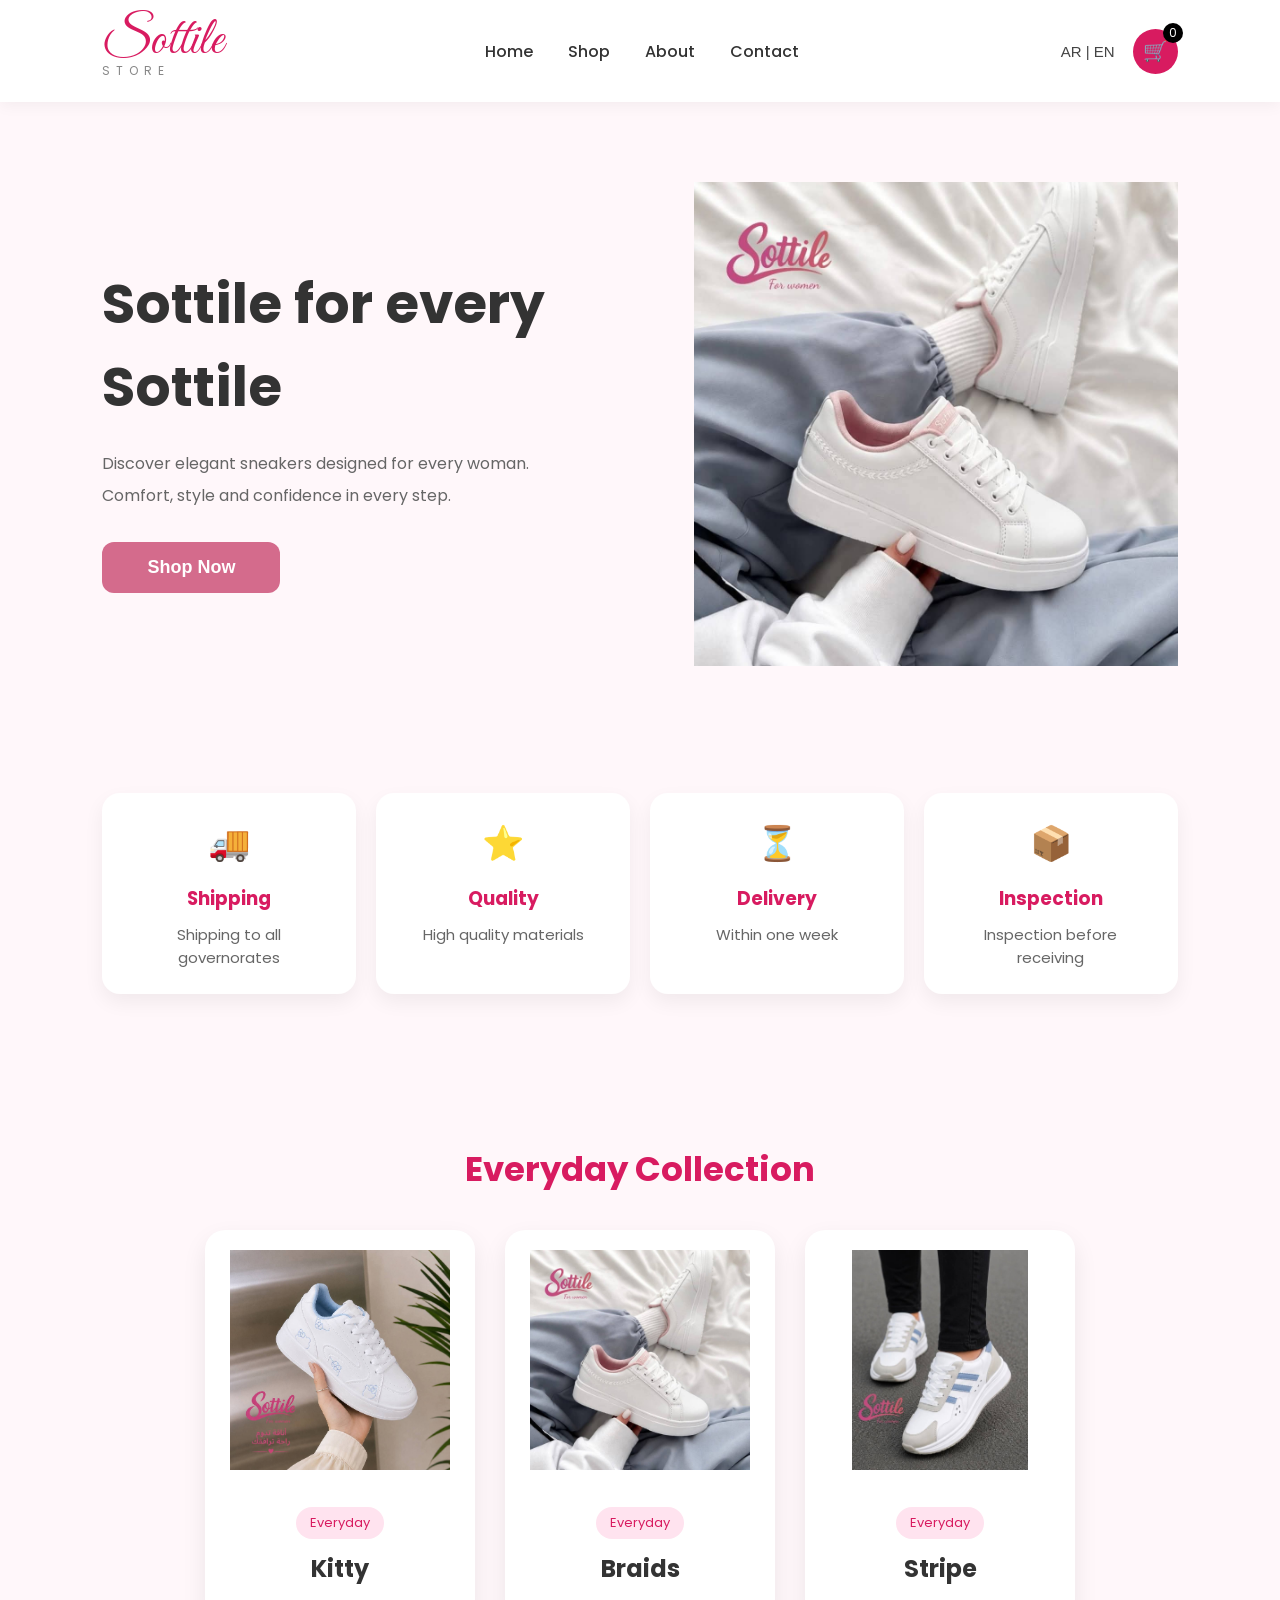
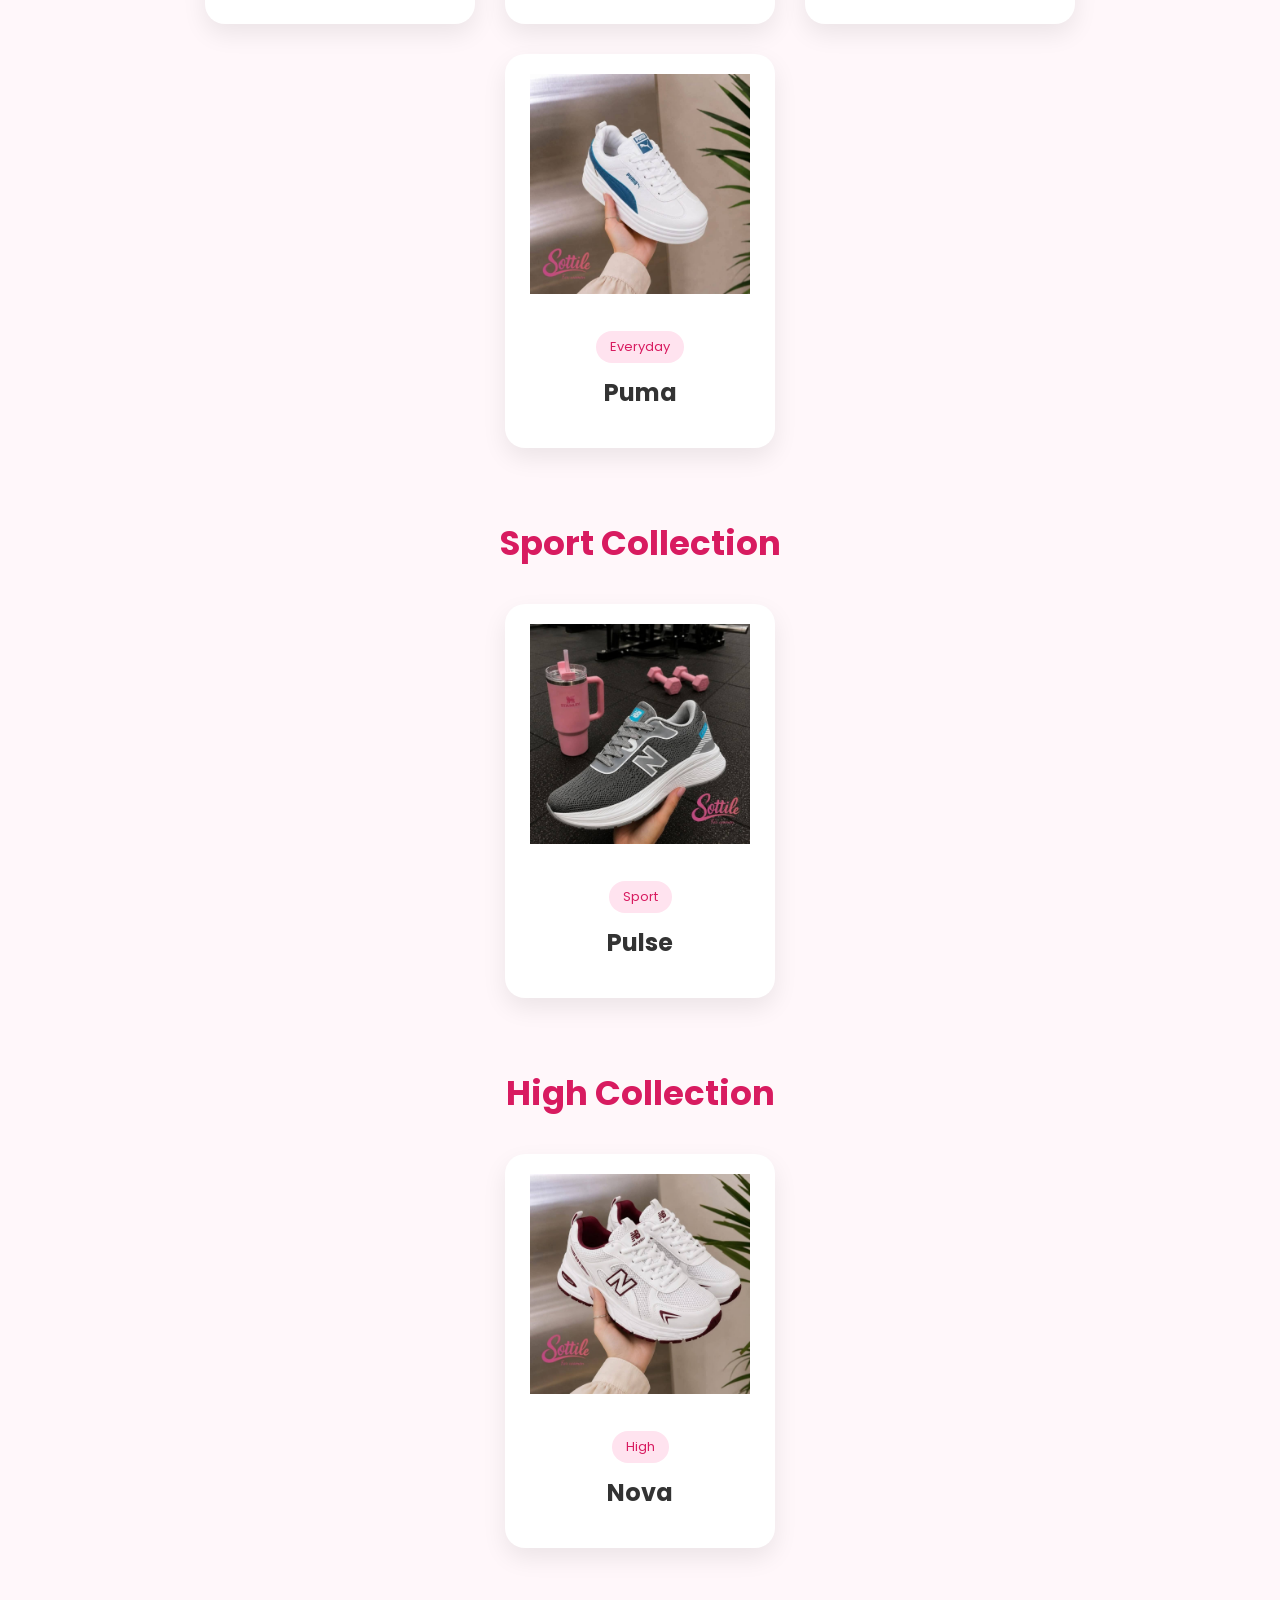
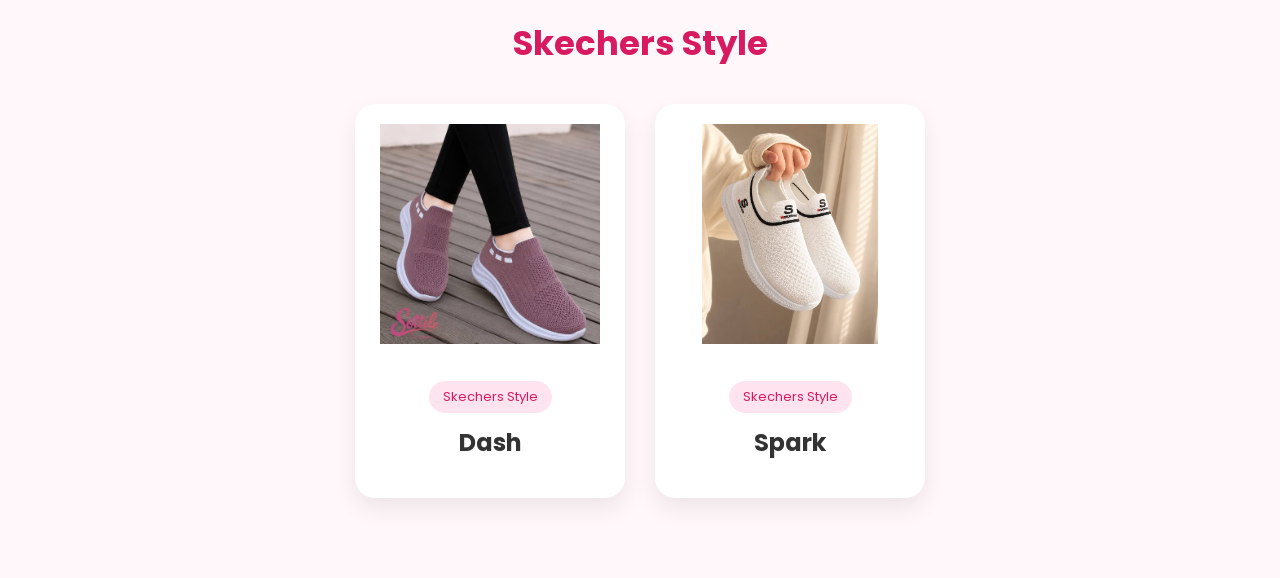
<file: index.html>
<!DOCTYPE html>
<html lang="en">
<head>
    <meta charset="UTF-8">
    <meta name="viewport" content="width=device-width, initial-scale=1.0">

    <title>Sottile Store</title>

    <!-- Google Fonts -->
    <link rel="preconnect" href="https://fonts.googleapis.com">
    <link rel="preconnect" href="https://fonts.gstatic.com" crossorigin>

    <link href="https://fonts.googleapis.com/css2?family=Cairo:wght@400;500;600;700&family=Great+Vibes&family=Poppins:wght@300;400;500;600&display=swap" rel="stylesheet">

    <link rel="stylesheet" href="style.css">
</head>
<body>

<header>

    <div class="logo">

        <h2>Sottile</h2>

        <span>STORE</span>

    </div>

    <nav>

        <a href="index.html">Home</a>

        <a href="index.html#shop">Shop</a>

        <a href="about.html">About</a>

        <a href="contact.html">Contact</a>

    </nav>

    <div class="header-right">

        <button class="lang-btn">
            AR | EN
        </button>

        <a href="cart.html" class="cart-btn">
    🛒
    <span id="cart-count">0</span>
</a>

    </div>

</header>

<section class="hero">

    <div class="hero-text">

        <h1>Sottile for every Sottile</h1>

        <p>
            Discover elegant sneakers designed for every woman.
            Comfort, style and confidence in every step.
        </p>

        <button class="shop-btn">
            Shop Now
        </button>

    </div>

    <div class="hero-image">

        <img src="images/braids-p.jpeg" alt="Braids">

    </div>

</section>
<section class="features">

    <div class="feature-box">
        <span>🚚</span>
        <h3>Shipping</h3>
        <p>Shipping to all governorates</p>
    </div>

    <div class="feature-box">
        <span>⭐</span>
        <h3>Quality</h3>
        <p>High quality materials</p>
    </div>

    <div class="feature-box">
        <span>⏳</span>
        <h3>Delivery</h3>
        <p>Within one week</p>
    </div>

    <div class="feature-box">
        <span>📦</span>
        <h3>Inspection</h3>
        <p>Inspection before receiving</p>
    </div>

</section>

<section class="products" id="shop">
<h2 class="products-title">Everyday Collection</h2>

<div class="product-list">

<div class="card">

    <a href="products/kitty.html">

        <img src="images/kitty-b.jpeg" alt="Kitty">

        <div class="card-content">

            <span class="category">
                Everyday
            </span>

            <h3>Kitty</h3>

        </div>

    </a>

</div>
<div class="card">
    <a href="products/braids.html">
        <img src="images/braids-p.jpeg" alt="Braids">

        <div class="card-content">
            <span class="category">Everyday</span>
            <h3>Braids</h3>
        </div>

    </a>
</div>
<div class="card">
    <a href="products/stripe.html">
        <img src="images/stripe-b.jpeg" alt="Stripe">

        <div class="card-content">
            <span class="category">Everyday</span>
            <h3>Stripe</h3>
        </div>

    </a>
</div>
<div class="card">
    <a href="products/puma.html">
        <img src="images/puma-b.jpeg" alt="Puma">

        <div class="card-content">
            <span class="category">Everyday</span>
            <h3>Puma</h3>
        </div>

    </a>
</div>
</div>
<h2 class="products-title">Sport Collection</h2>

<div class="product-list">

    <div class="card">
        <a href="products/pulse.html">
            <img src="images/pulse-g.jpeg" alt="Pulse">

            <div class="card-content">
                <span class="category">Sport</span>
                <h3>Pulse</h3>
            </div>

        </a>
    </div>

</div>

<h2 class="products-title">High Collection</h2>

<div class="product-list">
<div class="card">
    <a href="products/nova.html">
        <img src="images/nova-r.jpeg" alt="Nova">

        <div class="card-content">
            <span class="category">High</span>
            <h3>Nova</h3>
        </div>

    </a>
</div>
</div>

<h2 class="products-title">Skechers Style</h2>

<div class="product-list">
<div class="card">
    <a href="products/dash.html">
        <img src="images/dash-p.jpeg" alt="Dash">

        <div class="card-content">
            <span class="category">Skechers Style</span>
            <h3>Dash</h3>
        </div>

    </a>
</div>

<div class="card">
    <a href="products/spark.html">
        <img src="images/spark-w.jpeg" alt="Spark">

        <div class="card-content">
            <span class="category">Skechers Style</span>
            <h3>Spark</h3>
        </div>

    </a>
</div>
</div>
</section>

<script src="script.js"></script>
</body>
</html>
</file>
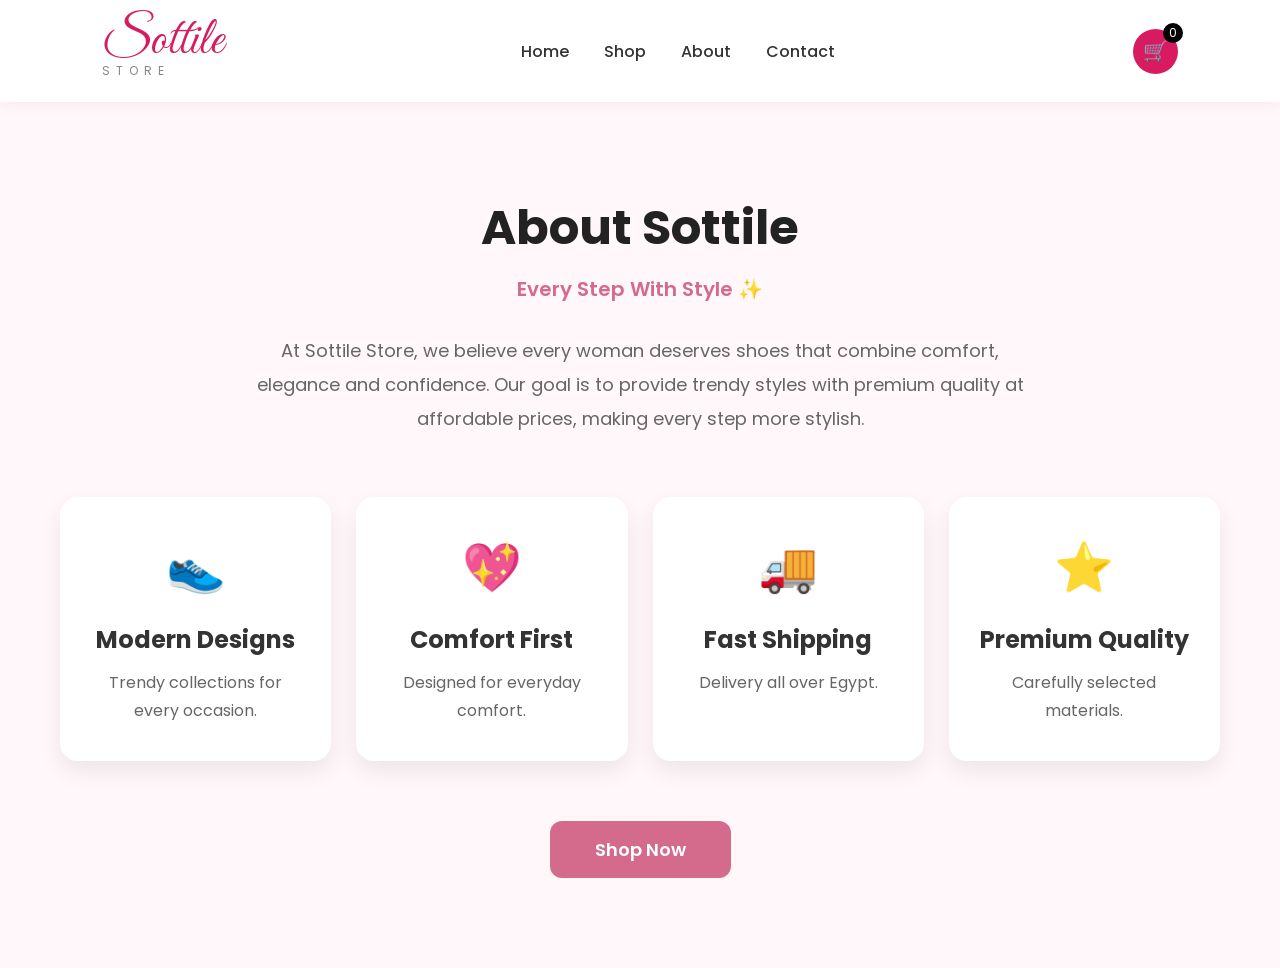
<file: about.html>
<!DOCTYPE html>
<html lang="en">

<head>

    <meta charset="UTF-8">
    <meta name="viewport" content="width=device-width, initial-scale=1.0">

    <title>About | Sottile Store</title>

    <link rel="preconnect" href="https://fonts.googleapis.com">
    <link rel="preconnect" href="https://fonts.gstatic.com" crossorigin>

    <link href="https://fonts.googleapis.com/css2?family=Cairo:wght@400;600;700&family=Great+Vibes&family=Poppins:wght@300;400;500;600&display=swap" rel="stylesheet">

    <link rel="stylesheet" href="style.css">

</head>

<body>

<header>

    <div class="logo">

        <h2>Sottile</h2>

        <span>STORE</span>

    </div>

    <nav>

        <a href="index.html">Home</a>

        <a href="index.html#shop">Shop</a>

        <a href="about.html">About</a>

        <a href="contact.html">Contact</a>

    </nav>

    <a href="cart.html" class="cart-btn">

        🛒

        <span id="cart-count">0</span>

    </a>

</header>

<section class="about-page">

    <h1>About Sottile</h1>

    <p class="about-subtitle">

        Every Step With Style ✨

    </p>

    <p class="about-text">

        At Sottile Store, we believe every woman deserves shoes that combine comfort, elegance and confidence.

        Our goal is to provide trendy styles with premium quality at affordable prices, making every step more stylish.

    </p>

    <div class="about-cards">

        <div class="about-card">

            <div class="about-icon">👟</div>

            <h3>Modern Designs</h3>

            <p>Trendy collections for every occasion.</p>

        </div>

        <div class="about-card">

            <div class="about-icon">💖</div>

            <h3>Comfort First</h3>

            <p>Designed for everyday comfort.</p>

        </div>

        <div class="about-card">

            <div class="about-icon">🚚</div>

            <h3>Fast Shipping</h3>

            <p>Delivery all over Egypt.</p>

        </div>

        <div class="about-card">

            <div class="about-icon">⭐</div>

            <h3>Premium Quality</h3>

            <p>Carefully selected materials.</p>

        </div>

    </div>

    <a href="index.html#shop" class="shop-btn">

        Shop Now

    </a>

</section>

<script src="script.js"></script>

</body>

</html>
</file>
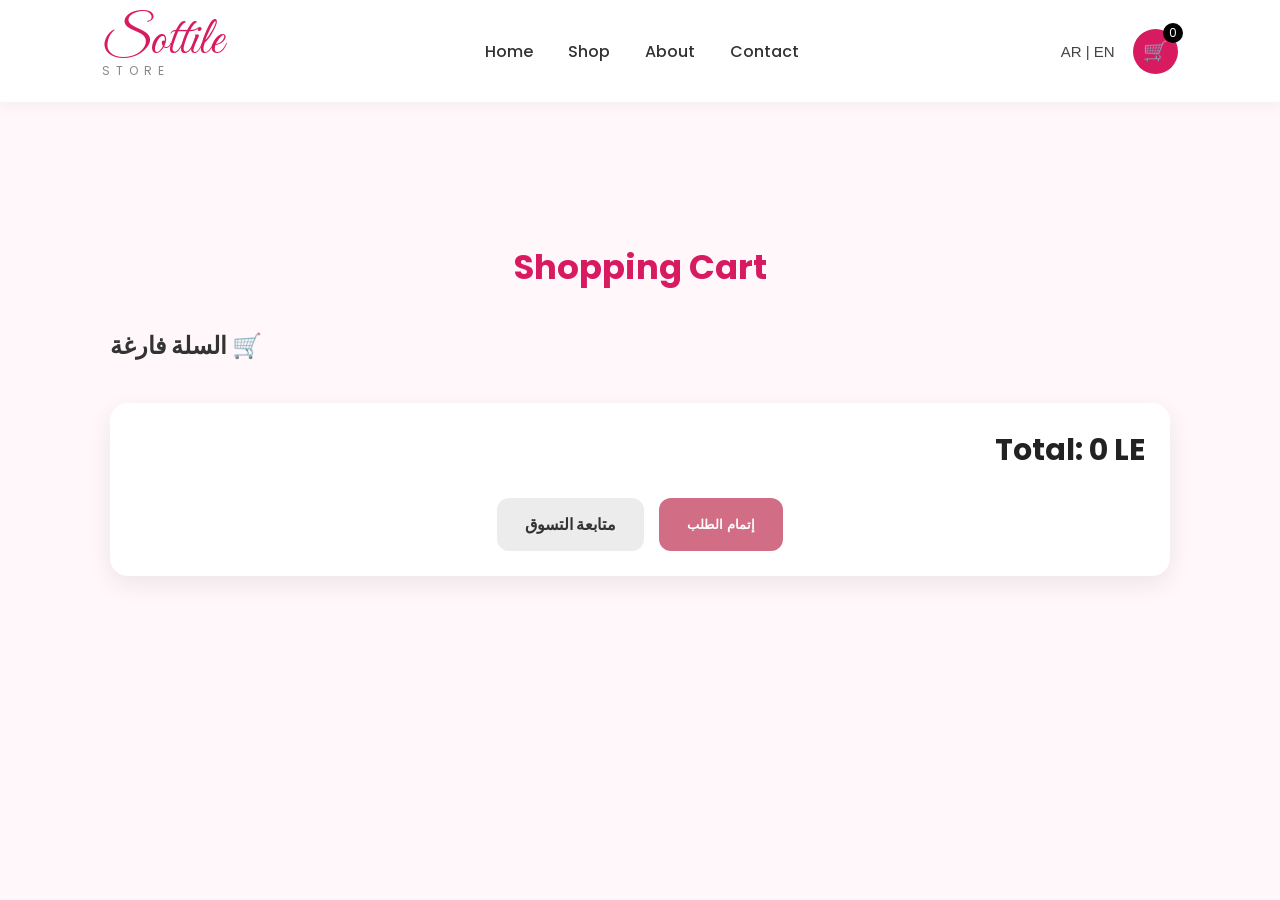
<file: cart.html>
<!DOCTYPE html>
<html lang="en">

<head>

    <meta charset="UTF-8">
    <meta name="viewport" content="width=device-width, initial-scale=1.0">

    <title>Shopping Cart | Sottile Store</title>

    <link rel="preconnect" href="https://fonts.googleapis.com">
    <link rel="preconnect" href="https://fonts.gstatic.com" crossorigin>

    <link href="https://fonts.googleapis.com/css2?family=Cairo:wght@400;600;700&family=Great+Vibes&family=Poppins:wght@300;400;500;600&display=swap" rel="stylesheet">

    <link rel="stylesheet" href="style.css">

</head>

<body>

<header>

    <div class="logo">

        <h2>Sottile</h2>

        <span>STORE</span>

    </div>

    <nav>

        <a href="index.html">Home</a>

        <a href="#">Shop</a>

        <a href="#">About</a>

        <a href="#">Contact</a>

    </nav>

    <div class="header-right">

        <button class="lang-btn">
            AR | EN
        </button>

        <a href="cart.html" class="cart-btn">
            🛒
            <span id="cart-count">0</span>
        </a>

    </div>

</header>

<main class="cart-page">

    <h1 class="products-title">
        Shopping Cart
    </h1>

    <div id="cart-items">

    </div>

   <div class="cart-total">

    <h2>Total: <span id="total-price">0</span> LE</h2>

    <div class="cart-buttons">

        <a href="index.html" class="continue-btn">
            متابعة التسوق
        </a>

        <button type="button" id="checkout-btn" class="checkout-btn">
    إتمام الطلب
</button>

    </div>

</div>

</main>

<script src="script.js"></script>

</body>

</html>
</file>
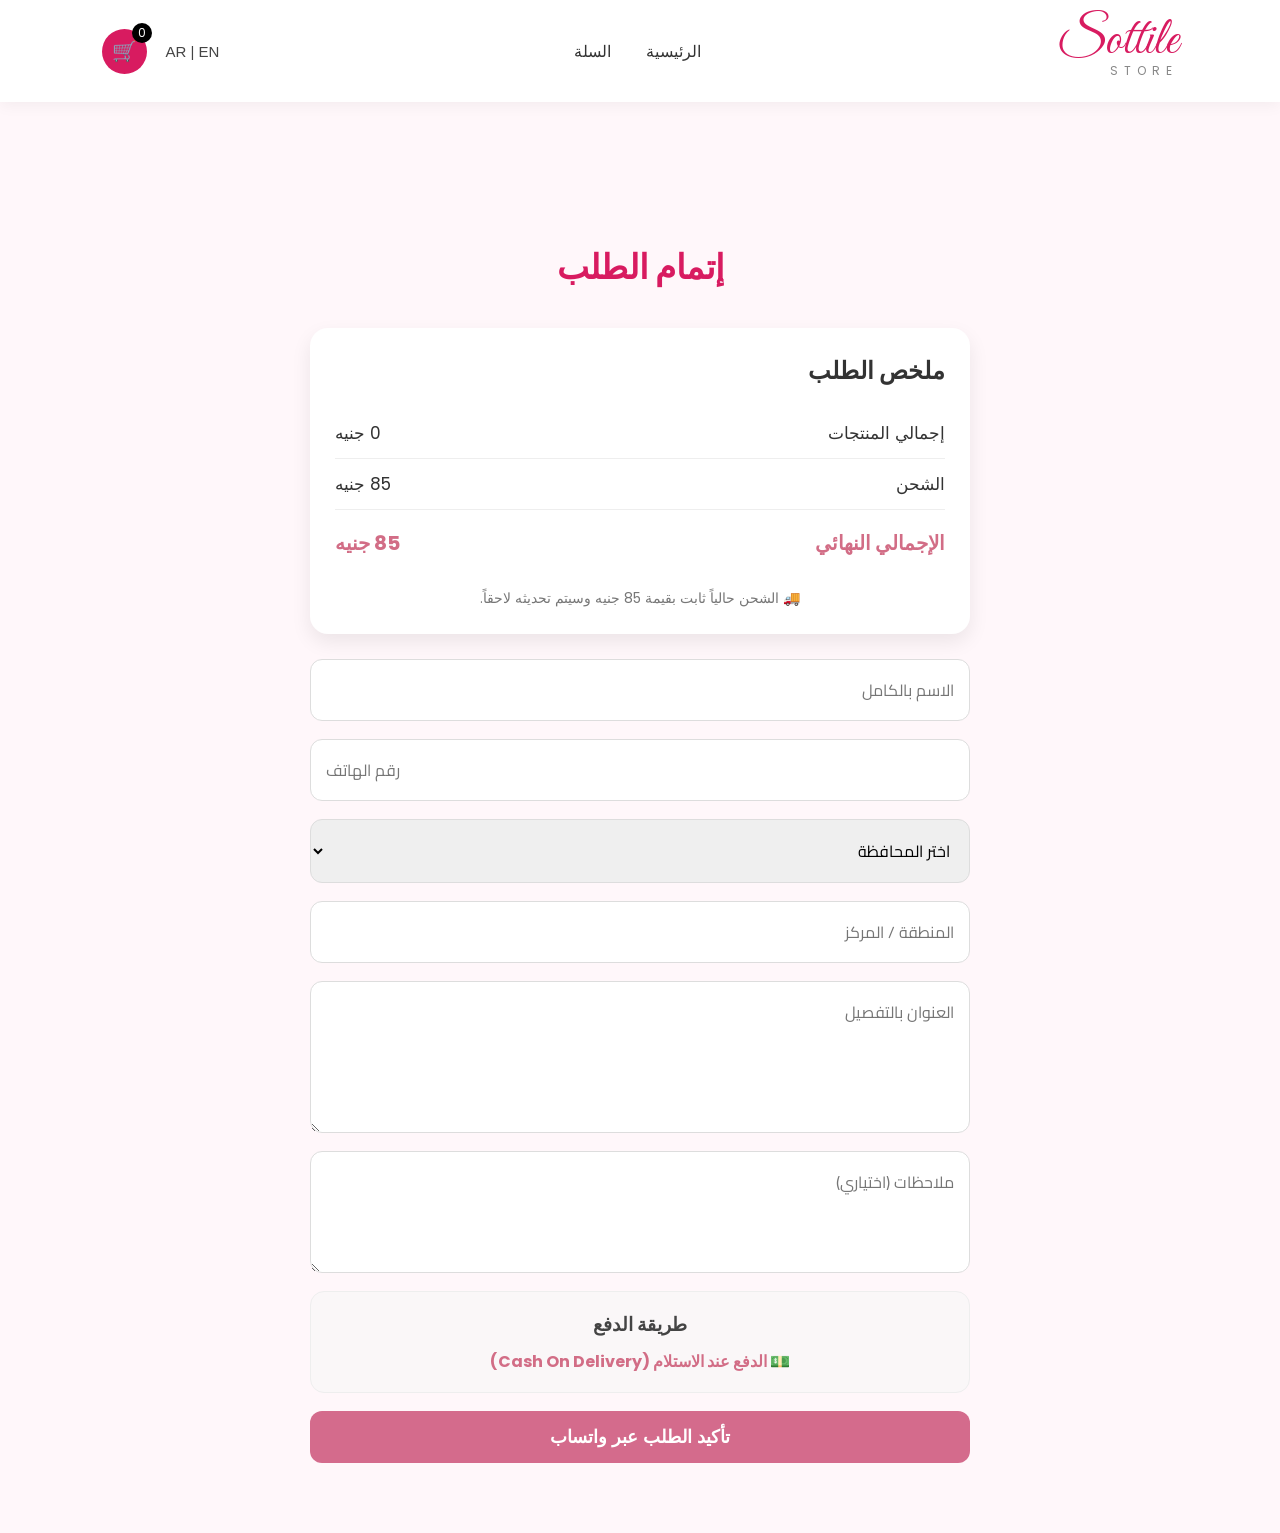
<file: Checkout.html>
<!DOCTYPE html>
<html lang="ar" dir="rtl">

<head>

    <meta charset="UTF-8">
    <meta name="viewport" content="width=device-width, initial-scale=1.0">

    <title>إتمام الطلب | Sottile Store</title>

    <link rel="preconnect" href="https://fonts.googleapis.com">
    <link rel="preconnect" href="https://fonts.gstatic.com" crossorigin>

    <link href="https://fonts.googleapis.com/css2?family=Cairo:wght@400;500;600;700&family=Great+Vibes&family=Poppins:wght@300;400;500;600&display=swap" rel="stylesheet">

    <link rel="stylesheet" href="style.css">

</head>

<body>

<header>

    <div class="logo">

        <h2>Sottile</h2>

        <span>STORE</span>

    </div>

    <nav>

        <a href="index.html">الرئيسية</a>

        <a href="cart.html">السلة</a>

    </nav>

    <div class="header-right">

        <button class="lang-btn">

            AR | EN

        </button>

        <a href="cart.html" class="cart-btn">

            🛒

            <span id="cart-count">0</span>

        </a>

    </div>

</header>

<main class="checkout-page">

    <h1 class="products-title">

        إتمام الطلب

    </h1>

    <div class="checkout-summary">

        <h2>ملخص الطلب</h2>

        <div class="summary-row">

            <span>إجمالي المنتجات</span>

            <span id="subtotal-price">0 جنيه</span>

        </div>

        <div class="summary-row">

            <span>الشحن</span>

            <span id="shipping-price">85 جنيه</span>

        </div>

        <div class="summary-row total-row">

            <span>الإجمالي النهائي</span>

            <span id="final-total">85 جنيه</span>

        </div>

        <p class="shipping-note">

            🚚 الشحن حالياً ثابت بقيمة 85 جنيه وسيتم تحديثه لاحقاً.

        </p>

    </div>

    <form id="checkout-form">

        <input
            type="text"
            id="customer-name"
            placeholder="الاسم بالكامل"
            autocomplete="name"
            required>

        <input
            type="tel"
            id="customer-phone"
            placeholder="رقم الهاتف"
            maxlength="11"
            pattern="^01[0125][0-9]{8}$"
            inputmode="numeric"
            oninput="this.value=this.value.replace(/[^0-9]/g,'')"
            required>

        <select id="customer-city" required>

            <option value="">اختر المحافظة</option>

            <option>القاهرة</option>
            <option>الجيزة</option>
            <option>الإسكندرية</option>
            <option>القليوبية</option>
            <option>الشرقية</option>
            <option>الدقهلية</option>
            <option>الغربية</option>
            <option>المنوفية</option>
            <option>البحيرة</option>
            <option>كفر الشيخ</option>
            <option>دمياط</option>
            <option>بورسعيد</option>
            <option>الإسماعيلية</option>
            <option>السويس</option>
            <option>شمال سيناء</option>
            <option>جنوب سيناء</option>
            <option>الفيوم</option>
            <option>بني سويف</option>
            <option>المنيا</option>
            <option>أسيوط</option>
            <option>سوهاج</option>
            <option>قنا</option>
            <option>الأقصر</option>
            <option>أسوان</option>
            <option>البحر الأحمر</option>
            <option>مطروح</option>
            <option>الوادي الجديد</option>

        </select>

        <input
            type="text"
            id="customer-area"
            placeholder="المنطقة / المركز"
            required>

        <textarea
            id="customer-address"
            rows="4"
            placeholder="العنوان بالتفصيل"
            required></textarea>

        <textarea
            id="customer-note"
            rows="3"
            placeholder="ملاحظات (اختياري)"></textarea>

        <div class="payment-box">

            <h3>طريقة الدفع</h3>

            <p>💵 الدفع عند الاستلام (Cash On Delivery)</p>

        </div>

        <button type="submit" class="shop-btn">

            تأكيد الطلب عبر واتساب

        </button>

    </form>

</main>

<script src="script.js"></script>

</body>

</html>
</file>
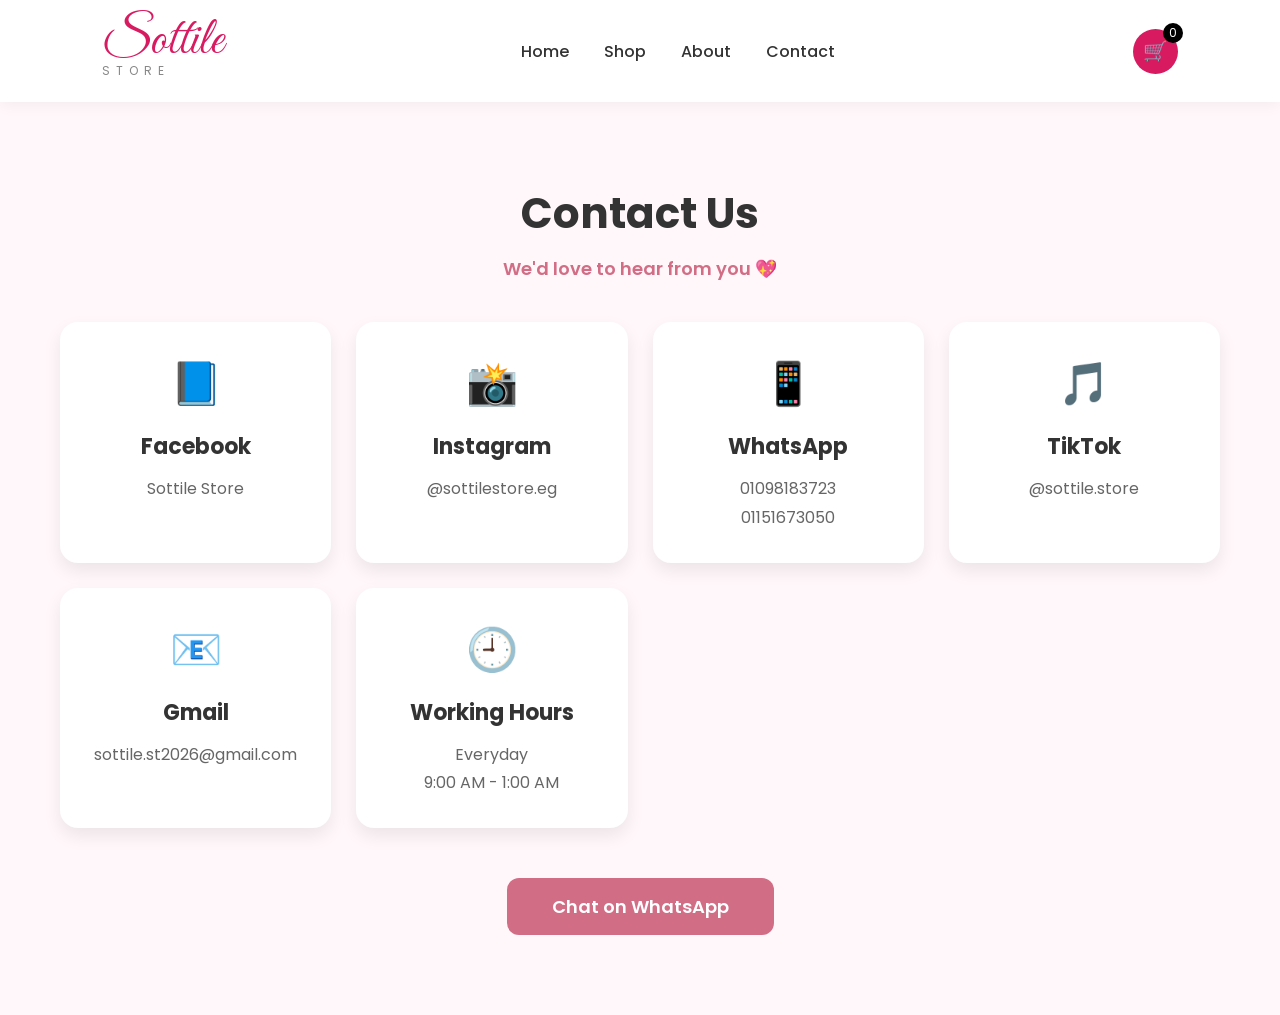
<file: contact.html>
<!DOCTYPE html>
<html lang="en">

<head>

    <meta charset="UTF-8">
    <meta name="viewport" content="width=device-width, initial-scale=1.0">

    <title>Contact | Sottile Store</title>

    <link rel="preconnect" href="https://fonts.googleapis.com">
    <link rel="preconnect" href="https://fonts.gstatic.com" crossorigin>

    <link href="https://fonts.googleapis.com/css2?family=Cairo:wght@400;600;700&family=Great+Vibes&family=Poppins:wght@300;400;500;600&display=swap" rel="stylesheet">

    <link rel="stylesheet" href="style.css">

</head>

<body>

<header>

    <div class="logo">

        <h2>Sottile</h2>

        <span>STORE</span>

    </div>

    <nav>

        <a href="index.html">Home</a>

        <a href="index.html#shop">Shop</a>

        <a href="about.html">About</a>

        <a href="contact.html">Contact</a>

    </nav>

    <a href="cart.html" class="cart-btn">

        🛒

        <span id="cart-count">0</span>

    </a>

</header>

<section class="contact-page">

    <h1>Contact Us</h1>

    <p class="contact-subtitle">

        We'd love to hear from you 💖

    </p>

    <div class="contact-cards">

        <a href="https://www.facebook.com/share/1JHRGPLARn/" target="_blank" class="contact-card">

            <div class="contact-icon">📘</div>

            <h3>Facebook</h3>

            <p>Sottile Store</p>

        </a>

        <a href="https://www.instagram.com/sottilestore.eg?igsh=MTZ3dDVsOWc4MTdtcg==" target="_blank" class="contact-card">

            <div class="contact-icon">📸</div>

            <h3>Instagram</h3>

            <p>@sottilestore.eg</p>

        </a>

        <a href="https://wa.me/201098183723" target="_blank" class="contact-card">

            <div class="contact-icon">📱</div>

            <h3>WhatsApp</h3>

            <p>01098183723</p>

            <p>01151673050</p>

        </a>

        <a href="https://www.tiktok.com/@sottile.store?_r=1&_t=ZS-97hX9cxjtze" target="_blank" class="contact-card">

            <div class="contact-icon">🎵</div>

            <h3>TikTok</h3>

            <p>@sottile.store</p>

        </a>

        <a href="mailto:sottile.st2026@gmail.com" class="contact-card">

            <div class="contact-icon">📧</div>

            <h3>Gmail</h3>

            <p>sottile.st2026@gmail.com</p>

        </a>

        <div class="contact-card">

            <div class="contact-icon">🕘</div>

            <h3>Working Hours</h3>

            <p>Everyday</p>

            <p>9:00 AM - 1:00 AM</p>

        </div>

    </div>

    <a href="https://wa.me/201098183723" target="_blank" class="contact-btn">

        Chat on WhatsApp

    </a>

</section>

<script src="script.js"></script>

</body>

</html>
</file>
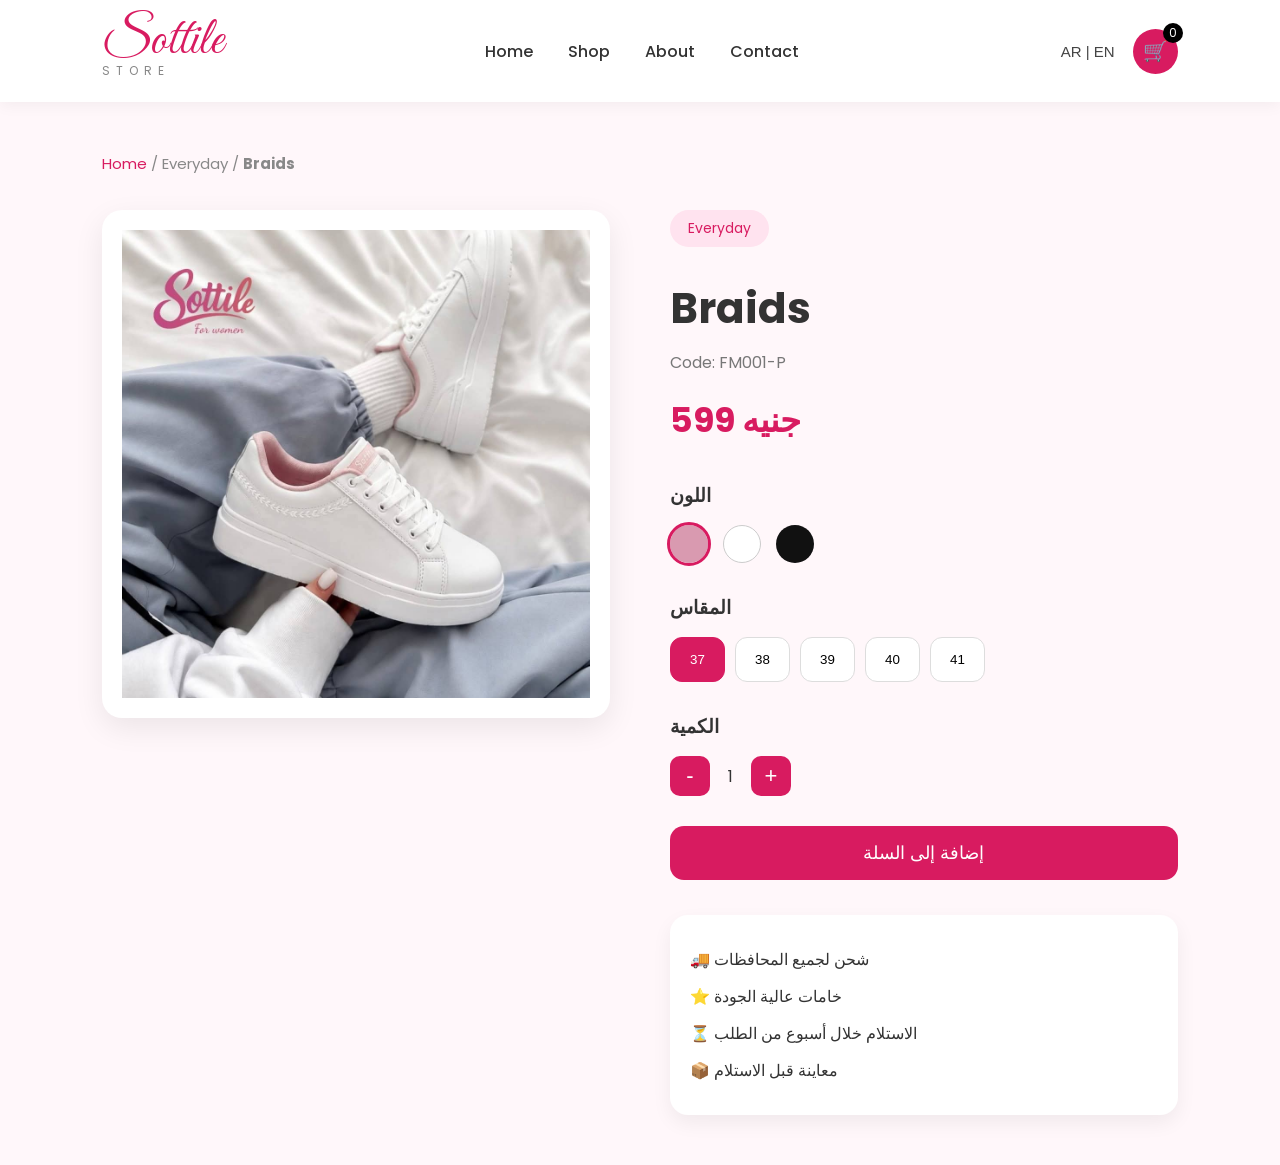
<file: products/braids.html>
<!DOCTYPE html>
<html lang="en">

<head>

    <meta charset="UTF-8">
    <meta name="viewport" content="width=device-width, initial-scale=1.0">

    <title>Braids | Sottile Store</title>

    <link rel="preconnect" href="https://fonts.googleapis.com">
    <link rel="preconnect" href="https://fonts.gstatic.com" crossorigin>

    <link href="https://fonts.googleapis.com/css2?family=Cairo:wght@400;600;700&family=Great+Vibes&family=Poppins:wght@300;400;500;600&display=swap" rel="stylesheet">

    <link rel="stylesheet" href="../style.css">

</head>

<body>

<header>

    <div class="logo">

        <h2>Sottile</h2>

        <span>STORE</span>

    </div>

    <nav>

        <a href="../index.html">Home</a>

        <a href="#">Shop</a>

        <a href="#">About</a>

        <a href="#">Contact</a>

    </nav>

    <div class="header-right">

        <button class="lang-btn">
            AR | EN
        </button>

       <a href="../cart.html" class="cart-btn">
    🛒
    <span id="cart-count">0</span>
</a>

    </div>

</header>

<main class="product-page">

    <div class="breadcrumb">

        <a href="../index.html">Home</a> /

        <span>Everyday</span> /

        <strong>Braids</strong>

    </div>

    <section class="product-details">

        <div class="product-image">

            <img id="main-image" src="../images/braids-p.jpeg" alt="Braids">

        </div>

        <div class="product-info">

            <span class="collection-badge">
                Everyday
            </span>

            <h1>Braids</h1>

            <p class="product-code">

                Code:
                <span id="product-code">FM001-P</span>

            </p>

            <h2 class="price">
                599 جنيه
            </h2>

            <div class="color-section">

                <h3>اللون</h3>

                <div class="color-options">

                    <button class="color active"
                        data-image="../images/braids-p.jpeg"
                        data-code="FM001-P"
                        style="background:#d99ab0;">
                    </button>

                    <button class="color"
                        data-image="../images/braids-w.jpeg"
                        data-code="FM001-W"
                        style="background:#ffffff;border:1px solid #ccc;">
                    </button>

                    <button class="color"
                        data-image="../images/braids-k.jpeg"
                        data-code="FM001-K"
                        style="background:#111111;">
                    </button>

                </div>

            </div>

            <div class="size-section">

                <h3>المقاس</h3>

                <div class="sizes">

                    <button class="size-btn active-size">37</button>
                    <button class="size-btn">38</button>
                    <button class="size-btn">39</button>
                    <button class="size-btn">40</button>
                    <button class="size-btn">41</button>

                </div>

            </div>

            <div class="quantity">

                <h3>الكمية</h3>

                <div class="qty-box">

                    <button id="minus">-</button>

                    <span id="qty">1</span>

                    <button id="plus">+</button>

                </div>

            </div>
            <button class="add-cart"
                data-name="braids"
                data-price="599">

                إضافة إلى السلة

            </button>

            <div class="shipping-info">

                <p>🚚 شحن لجميع المحافظات</p>
                <p>⭐ خامات عالية الجودة</p>
                <p>⏳ الاستلام خلال أسبوع من الطلب</p>
                <p>📦 معاينة قبل الاستلام</p>

            </div>

        </div>

    </section>

</main>

<script src="../script.js"></script>

</body>
</html>
</file>
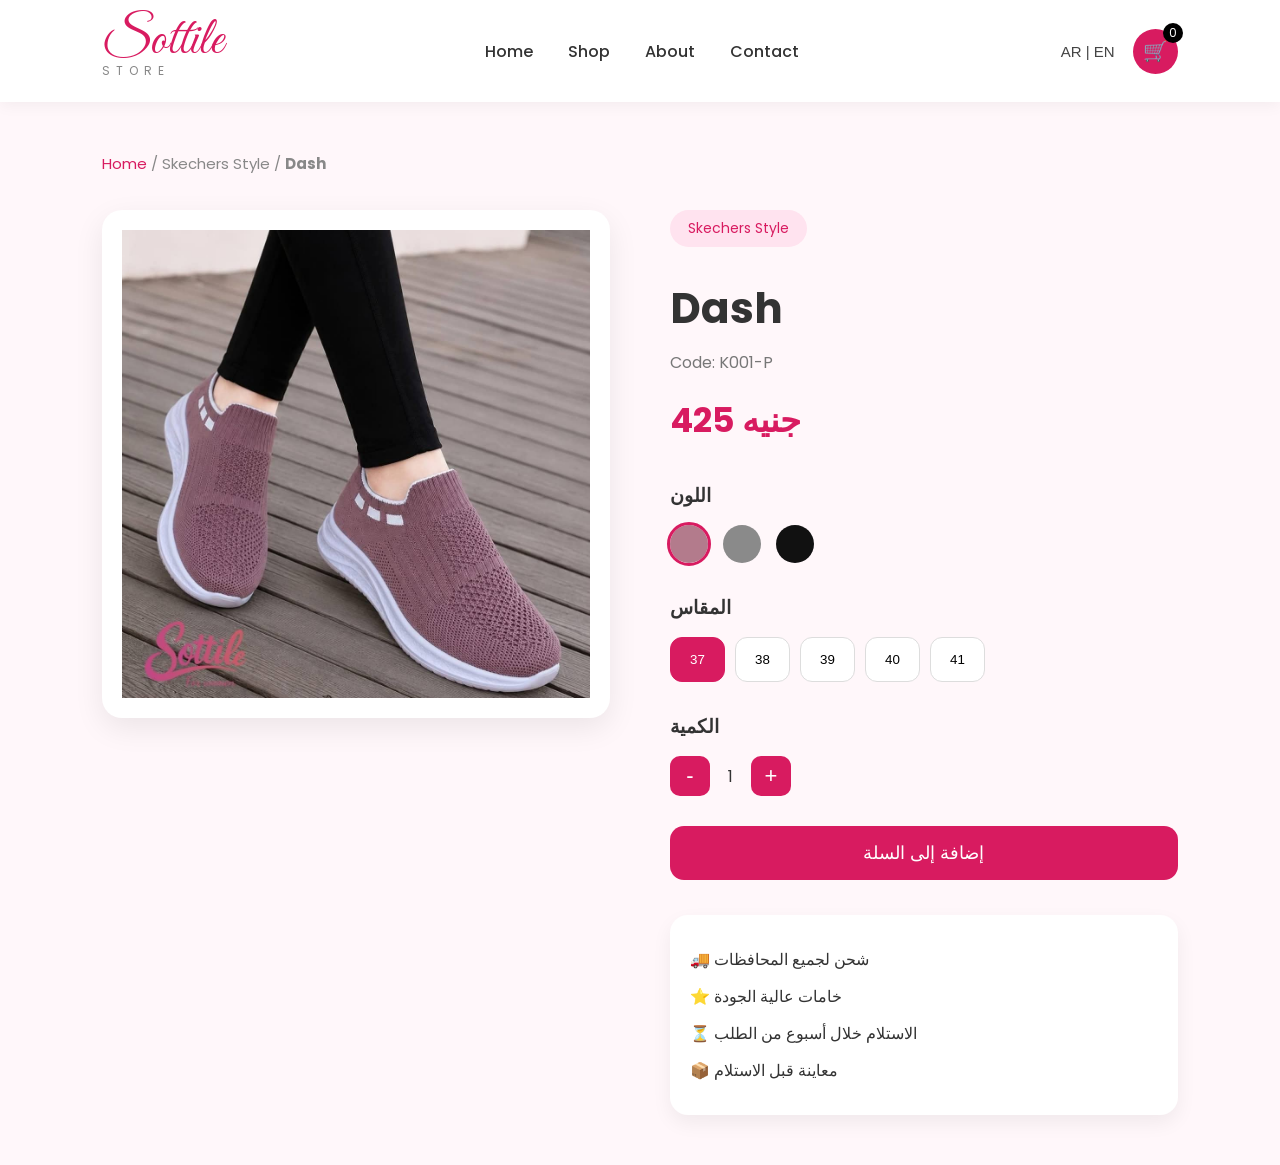
<file: products/dash.html>
<!DOCTYPE html>
<html lang="en">

<head>

    <meta charset="UTF-8">
    <meta name="viewport" content="width=device-width, initial-scale=1.0">

    <title>Dash | Sottile Store</title>

    <link rel="preconnect" href="https://fonts.googleapis.com">
    <link rel="preconnect" href="https://fonts.gstatic.com" crossorigin>

    <link href="https://fonts.googleapis.com/css2?family=Cairo:wght@400;600;700&family=Great+Vibes&family=Poppins:wght@300;400;500;600&display=swap" rel="stylesheet">

    <link rel="stylesheet" href="../style.css">

</head>

<body>

<header>

    <div class="logo">

        <h2>Sottile</h2>

        <span>STORE</span>

    </div>

    <nav>

        <a href="../index.html">Home</a>

        <a href="#">Shop</a>

        <a href="#">About</a>

        <a href="#">Contact</a>

    </nav>

    <div class="header-right">

        <button class="lang-btn">
            AR | EN
        </button>

       <a href="../cart.html" class="cart-btn">
    🛒
    <span id="cart-count">0</span>
</a>

    </div>

</header>

<main class="product-page">

    <div class="breadcrumb">

        <a href="../index.html">Home</a> /

        <span>Skechers Style</span> /

        <strong>Dash</strong>

    </div>

    <section class="product-details">

        <div class="product-image">

            <img id="main-image" src="../images/dash-p.jpeg" alt="Dash">

        </div>

        <div class="product-info">

            <span class="collection-badge">

                Skechers Style

            </span>

            <h1>Dash</h1>

            <p class="product-code">

                Code:
                <span id="product-code">K001-P</span>

            </p>

            <h2 class="price">

                425 جنيه

            </h2>

            <div class="color-section">

                <h3>اللون</h3>

                <div class="color-options">

                    <button class="color active"
                        data-image="../images/dash-p.jpeg"
                        data-code="K001-P"
                        style="background:#b37b8c;">
                    </button>

                    <button class="color"
                        data-image="../images/dash-g.jpeg"
                        data-code="K001-G"
                        style="background:#8a8a8a;">
                    </button>

                    <button class="color"
                        data-image="../images/dash-k.jpeg"
                        data-code="K001-K"
                        style="background:#111111;">
                    </button>

                </div>

            </div>

            <div class="size-section">

                <h3>المقاس</h3>

                <div class="sizes">

                    <button class="size-btn active-size">37</button>
                    <button class="size-btn">38</button>
                    <button class="size-btn">39</button>
                    <button class="size-btn">40</button>
                    <button class="size-btn">41</button>

                </div>

            </div>

            <div class="quantity">

                <h3>الكمية</h3>

                <div class="qty-box">

                    <button id="minus">-</button>

                    <span id="qty">1</span>

                    <button id="plus">+</button>

                </div>

            </div>
            <button class="add-cart"
                data-name="dash"
                data-price="425">

                إضافة إلى السلة

            </button>

            <div class="shipping-info">

                <p>🚚 شحن لجميع المحافظات</p>
                <p>⭐ خامات عالية الجودة</p>
                <p>⏳ الاستلام خلال أسبوع من الطلب</p>
                <p>📦 معاينة قبل الاستلام</p>

            </div>

        </div>

    </section>

</main>

<script src="../script.js"></script>

</body>
</html>
</file>
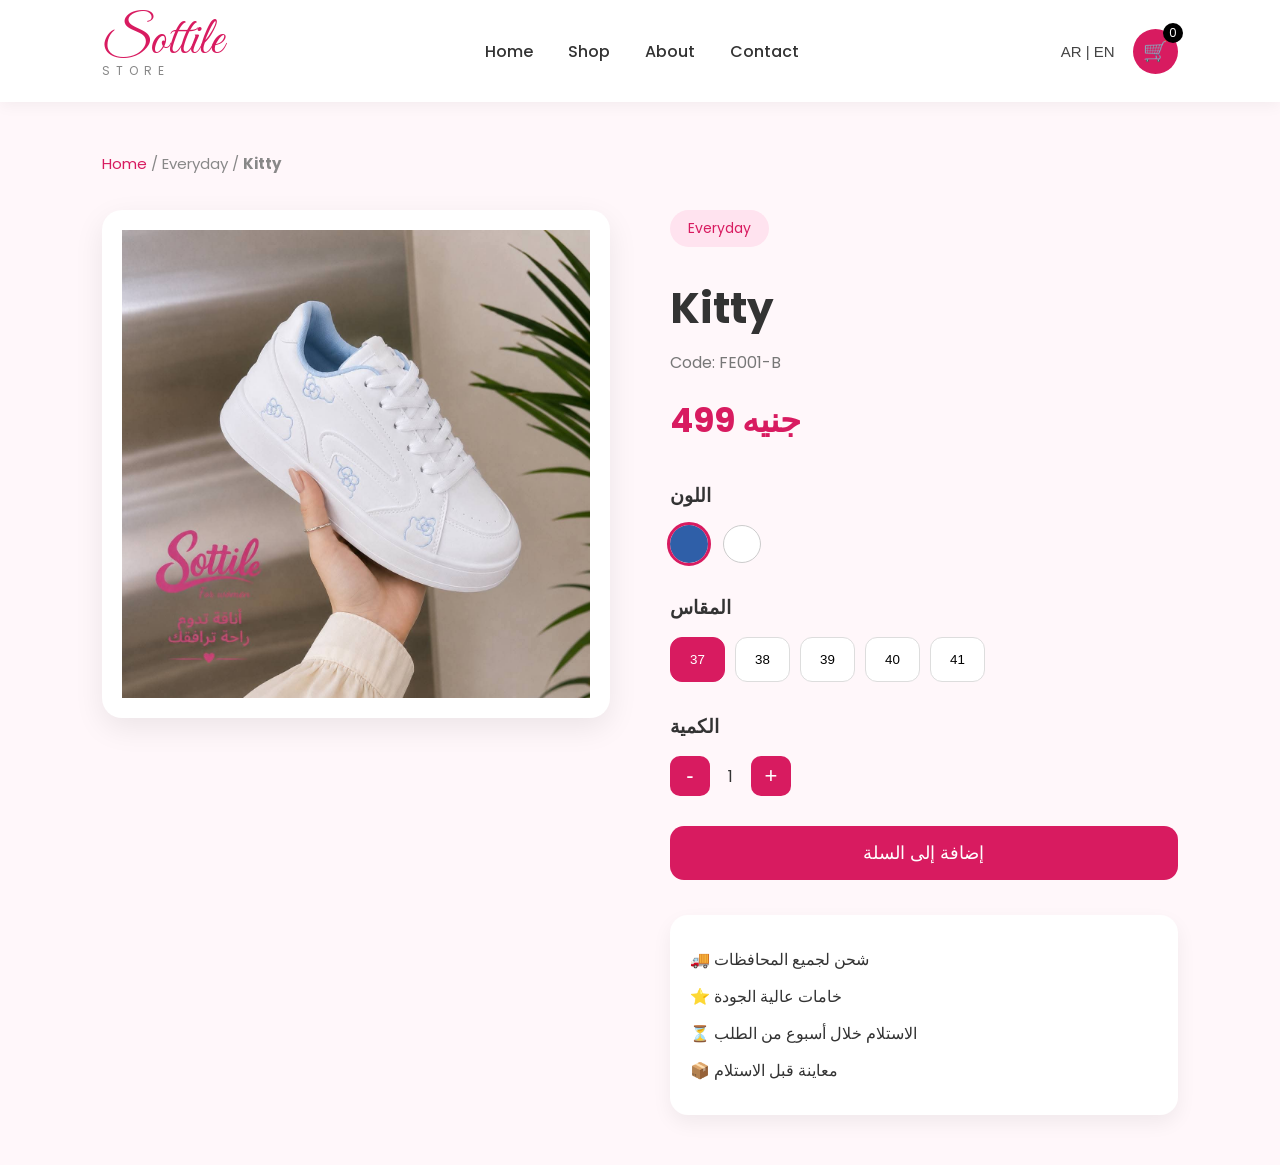
<file: products/kitty.html>
<!DOCTYPE html>
<html lang="en">

<head>

    <meta charset="UTF-8">
    <meta name="viewport" content="width=device-width, initial-scale=1.0">

    <title>Kitty | Sottile Store</title>

    <link rel="preconnect" href="https://fonts.googleapis.com">
    <link rel="preconnect" href="https://fonts.gstatic.com" crossorigin>

    <link href="https://fonts.googleapis.com/css2?family=Cairo:wght@400;600;700&family=Great+Vibes&family=Poppins:wght@300;400;500;600&display=swap" rel="stylesheet">

    <link rel="stylesheet" href="../style.css">

</head>

<body>

<header>

    <div class="logo">

        <h2>Sottile</h2>

        <span>STORE</span>

    </div>

    <nav>

        <a href="../index.html">Home</a>

        <a href="#">Shop</a>

        <a href="#">About</a>

        <a href="#">Contact</a>

    </nav>

    <div class="header-right">

        <button class="lang-btn">

            AR | EN

        </button>

       <a href="../cart.html" class="cart-btn">
    🛒
    <span id="cart-count">0</span>
</a>
    </div>

</header>

<main class="product-page">

    <div class="breadcrumb">

        <a href="../index.html">Home</a> /

        <span>Everyday</span> /

        <strong>Kitty</strong>

    </div>

    <section class="product-details">

        <div class="product-image">

            <img id="main-image" src="../images/kitty-b.jpeg" alt="Kitty">

        </div>

        <div class="product-info">

            <span class="collection-badge">

                Everyday

            </span>

            <h1>Kitty</h1>

            <p class="product-code">

                Code:
                <span id="product-code">FE001-B</span>

            </p>

            <h2 class="price">

                499 جنيه

            </h2>

            <div class="color-section">

                <h3>اللون</h3>

               <div class="color-options">

    <button class="color active"
        data-image="../images/kitty-b.jpeg"
        data-code="FE001-B"
        style="background:#2f5fa8;">
    </button>

    <button class="color"
        data-image="../images/kitty-w.jpeg"
        data-code="FE001-W"
        style="background:#ffffff;border:1px solid #ccc;">
    </button>

</div>
            </div>

            <div class="size-section">

                <h3>المقاس</h3>

                <div class="sizes">

    <button class="size-btn active-size">37</button>
    <button class="size-btn">38</button>
    <button class="size-btn">39</button>
    <button class="size-btn">40</button>
    <button class="size-btn">41</button>

</div>

            </div>

            <div class="quantity">

                <h3>الكمية</h3>

                <div class="qty-box">

    <button id="minus">-</button>

    <span id="qty">1</span>

    <button id="plus">+</button>

</div>

            </div>

            <button
             class="add-cart"
               data-name="kitty"
                data-price="499"
             
             >

                إضافة إلى السلة

            </button>

            <div class="shipping-info">

                <p>🚚 شحن لجميع المحافظات</p>
<p>⭐ خامات عالية الجودة</p>
<p>⏳ الاستلام خلال أسبوع من الطلب</p>
<p>📦 معاينة قبل الاستلام</p>

</div>

</div>

</section>

</main>

<script src="../script.js"></script>

</body>
</html>
</file>
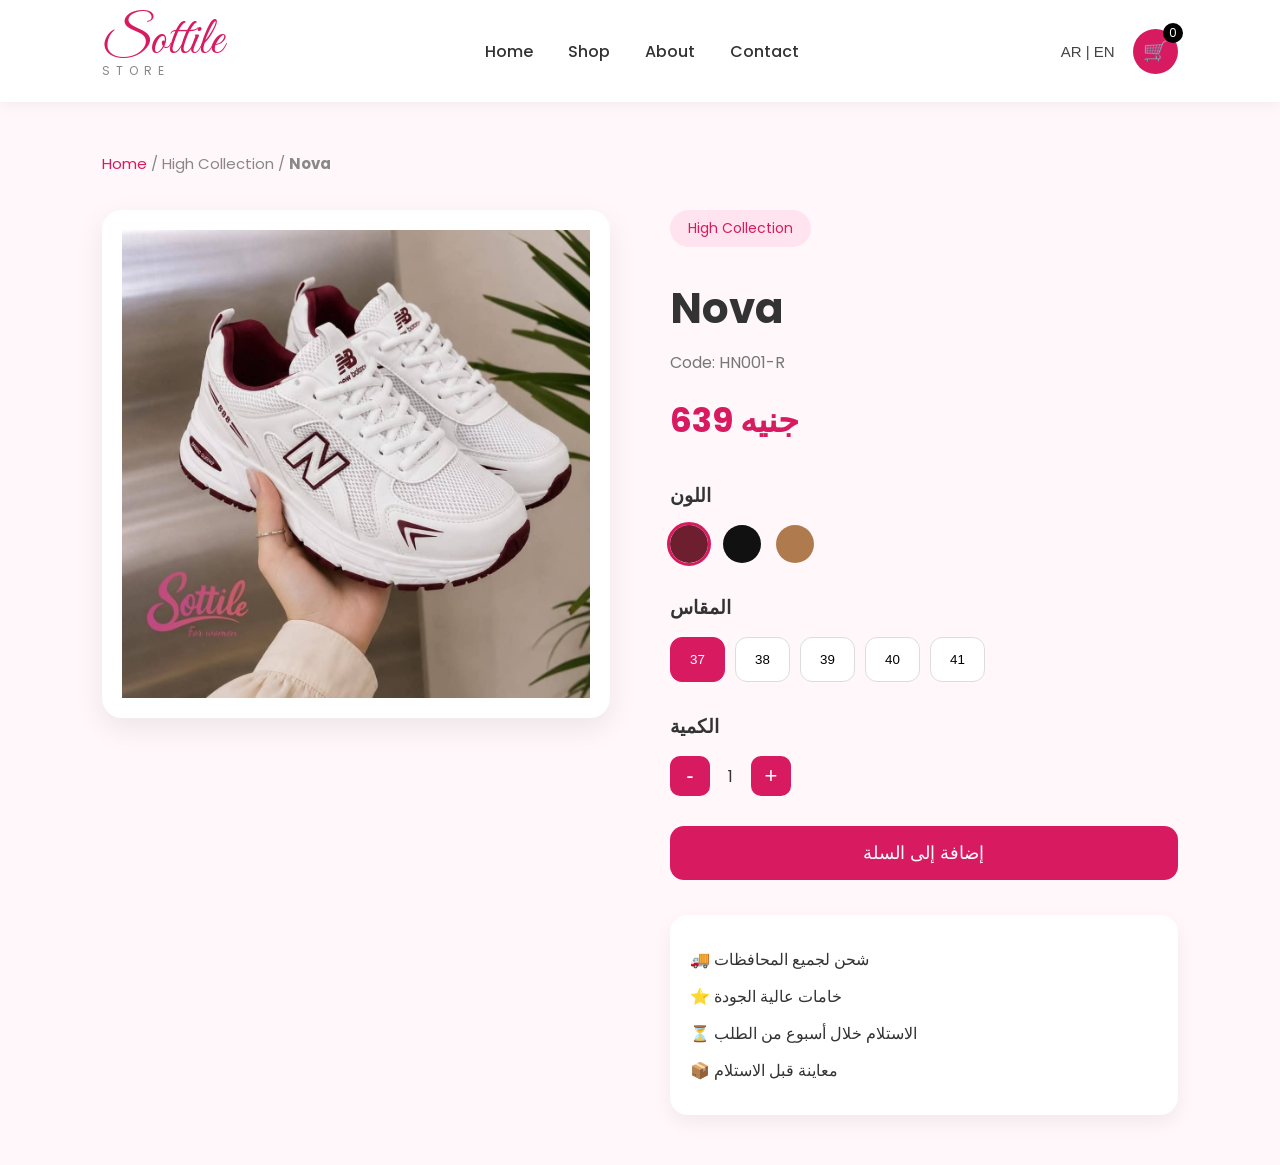
<file: products/nova.html>
<!DOCTYPE html>
<html lang="en">

<head>

    <meta charset="UTF-8">
    <meta name="viewport" content="width=device-width, initial-scale=1.0">

    <title>Nova | Sottile Store</title>

    <link rel="preconnect" href="https://fonts.googleapis.com">
    <link rel="preconnect" href="https://fonts.gstatic.com" crossorigin>

    <link href="https://fonts.googleapis.com/css2?family=Cairo:wght@400;600;700&family=Great+Vibes&family=Poppins:wght@300;400;500;600&display=swap" rel="stylesheet">

    <link rel="stylesheet" href="../style.css">

</head>

<body>

<header>

    <div class="logo">

        <h2>Sottile</h2>

        <span>STORE</span>

    </div>

    <nav>

        <a href="../index.html">Home</a>

        <a href="#">Shop</a>

        <a href="#">About</a>

        <a href="#">Contact</a>

    </nav>

    <div class="header-right">

        <button class="lang-btn">
            AR | EN
        </button>

       <a href="../cart.html" class="cart-btn">
    🛒
    <span id="cart-count">0</span>
</a>

    </div>

</header>

<main class="product-page">

    <div class="breadcrumb">

        <a href="../index.html">Home</a> /

        <span>High Collection</span> /

        <strong>Nova</strong>

    </div>

    <section class="product-details">

        <div class="product-image">

            <img id="main-image" src="../images/nova-r.jpeg" alt="Nova">

        </div>

        <div class="product-info">

            <span class="collection-badge">

                High Collection

            </span>

            <h1>Nova</h1>

            <p class="product-code">

                Code:
                <span id="product-code">HN001-R</span>

            </p>

            <h2 class="price">

                639 جنيه

            </h2>

            <div class="color-section">

                <h3>اللون</h3>

                <div class="color-options">

                    <button class="color active"
                        data-image="../images/nova-r.jpeg"
                        data-code="HN001-R"
                        style="background:#6d1f2f;">
                    </button>

                    <button class="color"
                        data-image="../images/nova-k.jpeg"
                        data-code="HN001-K"
                        style="background:#111111;">
                    </button>

                    <button class="color"
                        data-image="../images/nova-h.jpeg"
                        data-code="HN001-H"
                        style="background:#b07a4f;">
                    </button>

                </div>

            </div>

            <div class="size-section">

                <h3>المقاس</h3>

                <div class="sizes">

                    <button class="size-btn active-size">37</button>
                    <button class="size-btn">38</button>
                    <button class="size-btn">39</button>
                    <button class="size-btn">40</button>
                    <button class="size-btn">41</button>

                </div>

            </div>

            <div class="quantity">

                <h3>الكمية</h3>

                <div class="qty-box">

                    <button id="minus">-</button>

                    <span id="qty">1</span>

                    <button id="plus">+</button>

                </div>

            </div>
            <button class="add-cart"
                data-name="nova"
                data-price="639">

                إضافة إلى السلة

            </button>

            <div class="shipping-info">

                <p>🚚 شحن لجميع المحافظات</p>
                <p>⭐ خامات عالية الجودة</p>
                <p>⏳ الاستلام خلال أسبوع من الطلب</p>
                <p>📦 معاينة قبل الاستلام</p>

            </div>

        </div>

    </section>

</main>

<script src="../script.js"></script>

</body>
</html>
</file>
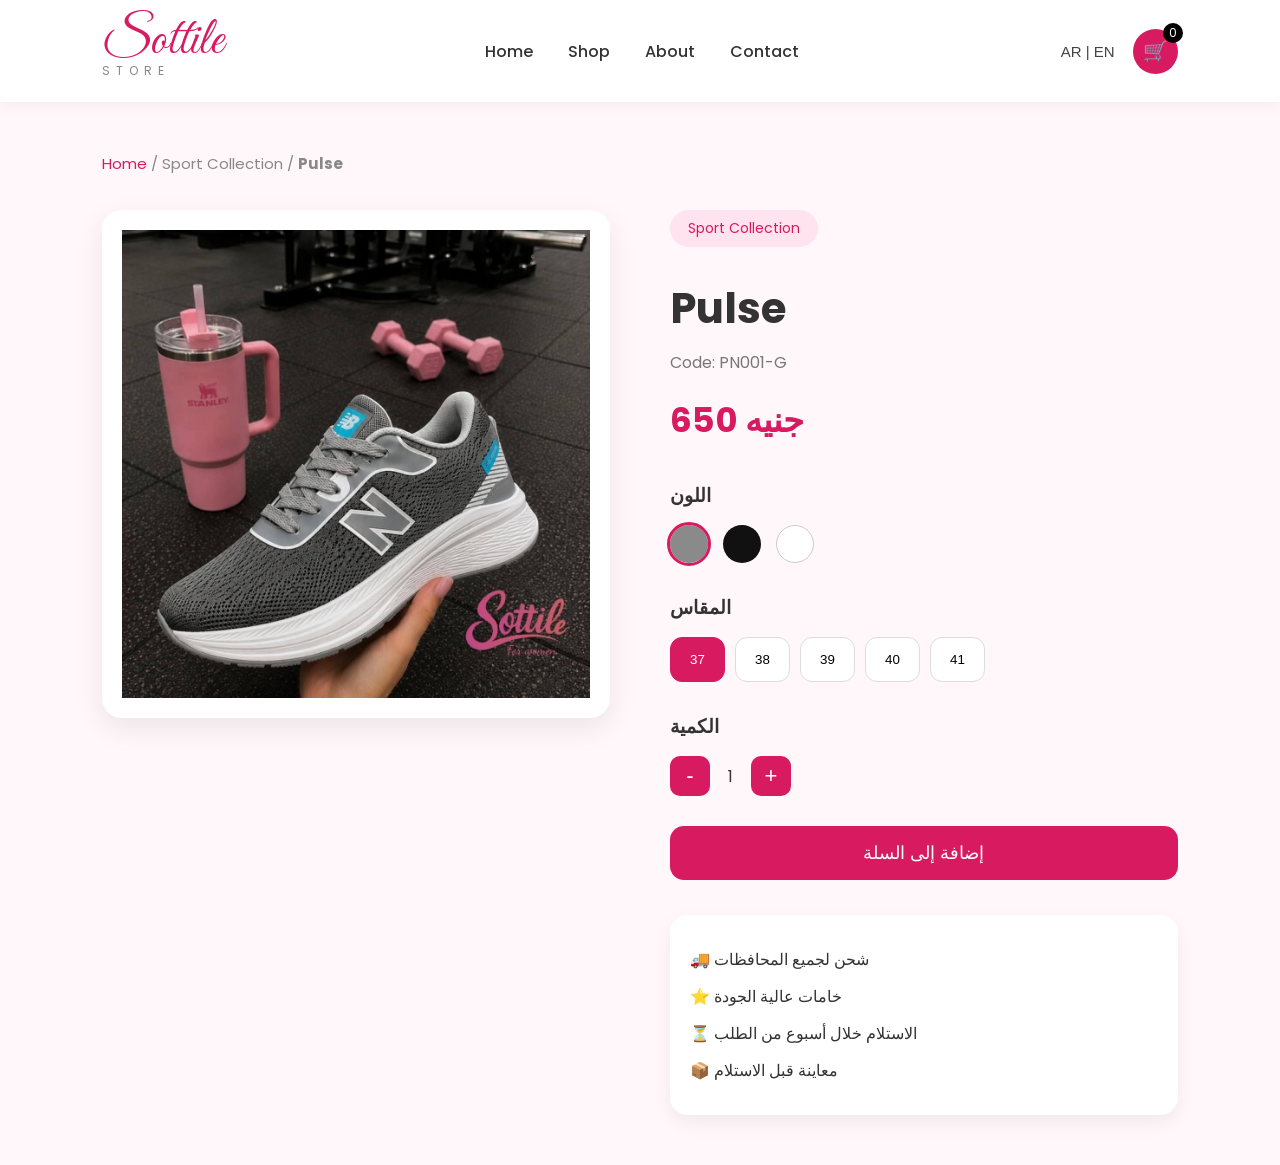
<file: products/pulse.html>
<!DOCTYPE html>
<html lang="en">

<head>

    <meta charset="UTF-8">
    <meta name="viewport" content="width=device-width, initial-scale=1.0">

    <title>Pulse | Sottile Store</title>

    <link rel="preconnect" href="https://fonts.googleapis.com">
    <link rel="preconnect" href="https://fonts.gstatic.com" crossorigin>

    <link href="https://fonts.googleapis.com/css2?family=Cairo:wght@400;600;700&family=Great+Vibes&family=Poppins:wght@300;400;500;600&display=swap" rel="stylesheet">

    <link rel="stylesheet" href="../style.css">

</head>

<body>

<header>

    <div class="logo">

        <h2>Sottile</h2>

        <span>STORE</span>

    </div>

    <nav>

        <a href="../index.html">Home</a>

        <a href="#">Shop</a>

        <a href="#">About</a>

        <a href="#">Contact</a>

    </nav>

    <div class="header-right">

        <button class="lang-btn">
            AR | EN
        </button>

       <a href="../cart.html" class="cart-btn">
    🛒
    <span id="cart-count">0</span>
</a>

    </div>

</header>

<main class="product-page">

    <div class="breadcrumb">

        <a href="../index.html">Home</a> /

        <span>Sport Collection</span> /

        <strong>Pulse</strong>

    </div>

    <section class="product-details">

        <div class="product-image">

            <img id="main-image" src="../images/pulse-g.jpeg" alt="Pulse">

        </div>

        <div class="product-info">

            <span class="collection-badge">

                Sport Collection

            </span>

            <h1>Pulse</h1>

            <p class="product-code">

                Code:
                <span id="product-code">PN001-G</span>

            </p>

            <h2 class="price">

                650 جنيه

            </h2>

            <div class="color-section">

                <h3>اللون</h3>

                <div class="color-options">

                    <button class="color active"
                        data-image="../images/pulse-g.jpeg"
                        data-code="PN001-G"
                        style="background:#8a8a8a;">
                    </button>

                    <button class="color"
                        data-image="../images/pulse-k.jpeg"
                        data-code="PN001-K"
                        style="background:#111111;">
                    </button>

                    <button class="color"
                        data-image="../images/pulse-w.jpeg"
                        data-code="PN001-W"
                        style="background:#ffffff;border:1px solid #ccc;">
                    </button>

                </div>

            </div>

            <div class="size-section">

                <h3>المقاس</h3>

                <div class="sizes">

                    <button class="size-btn active-size">37</button>
                    <button class="size-btn">38</button>
                    <button class="size-btn">39</button>
                    <button class="size-btn">40</button>
                    <button class="size-btn">41</button>

                </div>

            </div>

            <div class="quantity">

                <h3>الكمية</h3>

                <div class="qty-box">

                    <button id="minus">-</button>

                    <span id="qty">1</span>

                    <button id="plus">+</button>

                </div>

            </div>
            <button class="add-cart"
                data-name="pulse"
                data-price="650">

                إضافة إلى السلة

            </button>

            <div class="shipping-info">

                <p>🚚 شحن لجميع المحافظات</p>
                <p>⭐ خامات عالية الجودة</p>
                <p>⏳ الاستلام خلال أسبوع من الطلب</p>
                <p>📦 معاينة قبل الاستلام</p>

            </div>

        </div>

    </section>

</main>

<script src="../script.js"></script>

</body>
</html>
</file>
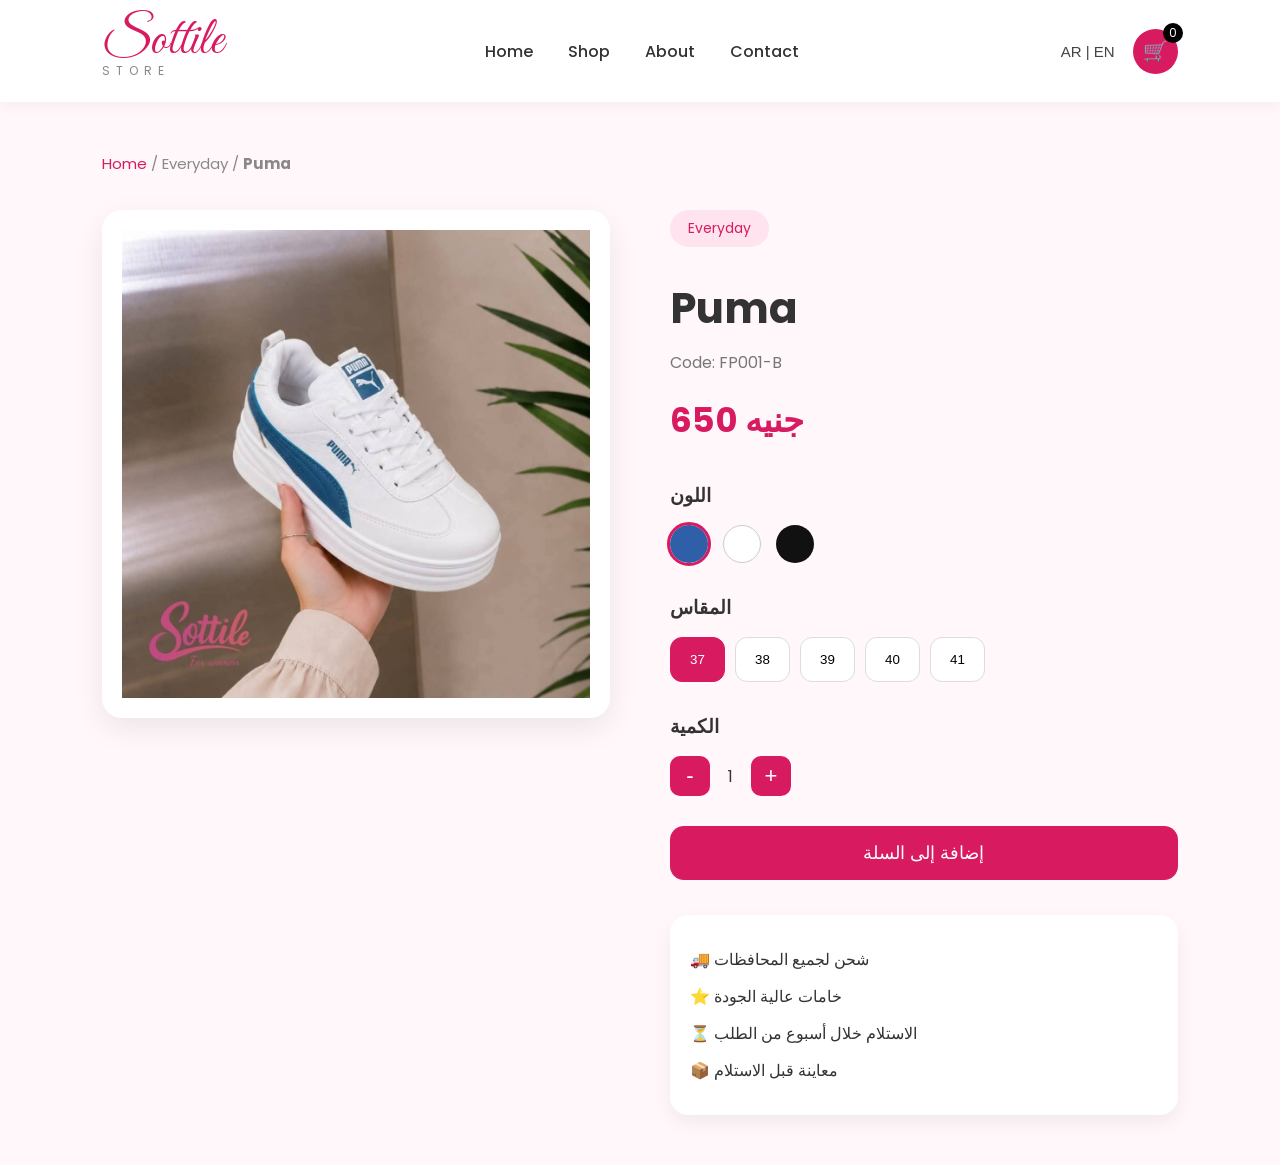
<file: products/puma.html>
<!DOCTYPE html>
<html lang="en">

<head>

    <meta charset="UTF-8">
    <meta name="viewport" content="width=device-width, initial-scale=1.0">

    <title>Puma | Sottile Store</title>

    <link rel="preconnect" href="https://fonts.googleapis.com">
    <link rel="preconnect" href="https://fonts.gstatic.com" crossorigin>

    <link href="https://fonts.googleapis.com/css2?family=Cairo:wght@400;600;700&family=Great+Vibes&family=Poppins:wght@300;400;500;600&display=swap" rel="stylesheet">

    <link rel="stylesheet" href="../style.css">

</head>

<body>

<header>

    <div class="logo">

        <h2>Sottile</h2>

        <span>STORE</span>

    </div>

    <nav>

        <a href="../index.html">Home</a>

        <a href="#">Shop</a>

        <a href="#">About</a>

        <a href="#">Contact</a>

    </nav>

    <div class="header-right">

        <button class="lang-btn">
            AR | EN
        </button>

       <a href="../cart.html" class="cart-btn">
    🛒
    <span id="cart-count">0</span>
</a>
    </div>

</header>

<main class="product-page">

    <div class="breadcrumb">

        <a href="../index.html">Home</a> /

        <span>Everyday</span> /

        <strong>Puma</strong>

    </div>

    <section class="product-details">

        <div class="product-image">

            <img id="main-image" src="../images/puma-b.jpeg" alt="Puma">

        </div>

        <div class="product-info">

            <span class="collection-badge">

                Everyday

            </span>

            <h1>Puma</h1>

            <p class="product-code">

                Code:
                <span id="product-code">FP001-B</span>

            </p>

            <h2 class="price">

                650 جنيه

            </h2>

            <div class="color-section">

                <h3>اللون</h3>

                <div class="color-options">

                    <button class="color active"
                        data-image="../images/puma-b.jpeg"
                        data-code="FP001-B"
                        style="background:#2f5fa8;">
                    </button>

                    <button class="color"
                        data-image="../images/puma-w.jpeg"
                        data-code="FP001-W"
                        style="background:#ffffff;border:1px solid #ccc;">
                    </button>

                    <button class="color"
                        data-image="../images/puma-k.jpeg"
                        data-code="FP001-K"
                        style="background:#111111;">
                    </button>

                </div>

            </div>

            <div class="size-section">

                <h3>المقاس</h3>

                <div class="sizes">

                    <button class="size-btn active-size">37</button>
                    <button class="size-btn">38</button>
                    <button class="size-btn">39</button>
                    <button class="size-btn">40</button>
                    <button class="size-btn">41</button>

                </div>

            </div>

            <div class="quantity">

                <h3>الكمية</h3>

                <div class="qty-box">

                    <button id="minus">-</button>

                    <span id="qty">1</span>

                    <button id="plus">+</button>

                </div>

            </div>
            <button class="add-cart"
                data-name="puma"
                data-price="650">

                إضافة إلى السلة

            </button>

            <div class="shipping-info">

                <p>🚚 شحن لجميع المحافظات</p>
                <p>⭐ خامات عالية الجودة</p>
                <p>⏳ الاستلام خلال أسبوع من الطلب</p>
                <p>📦 معاينة قبل الاستلام</p>

            </div>

        </div>

    </section>

</main>

<script src="../script.js"></script>

</body>
</html>
</file>
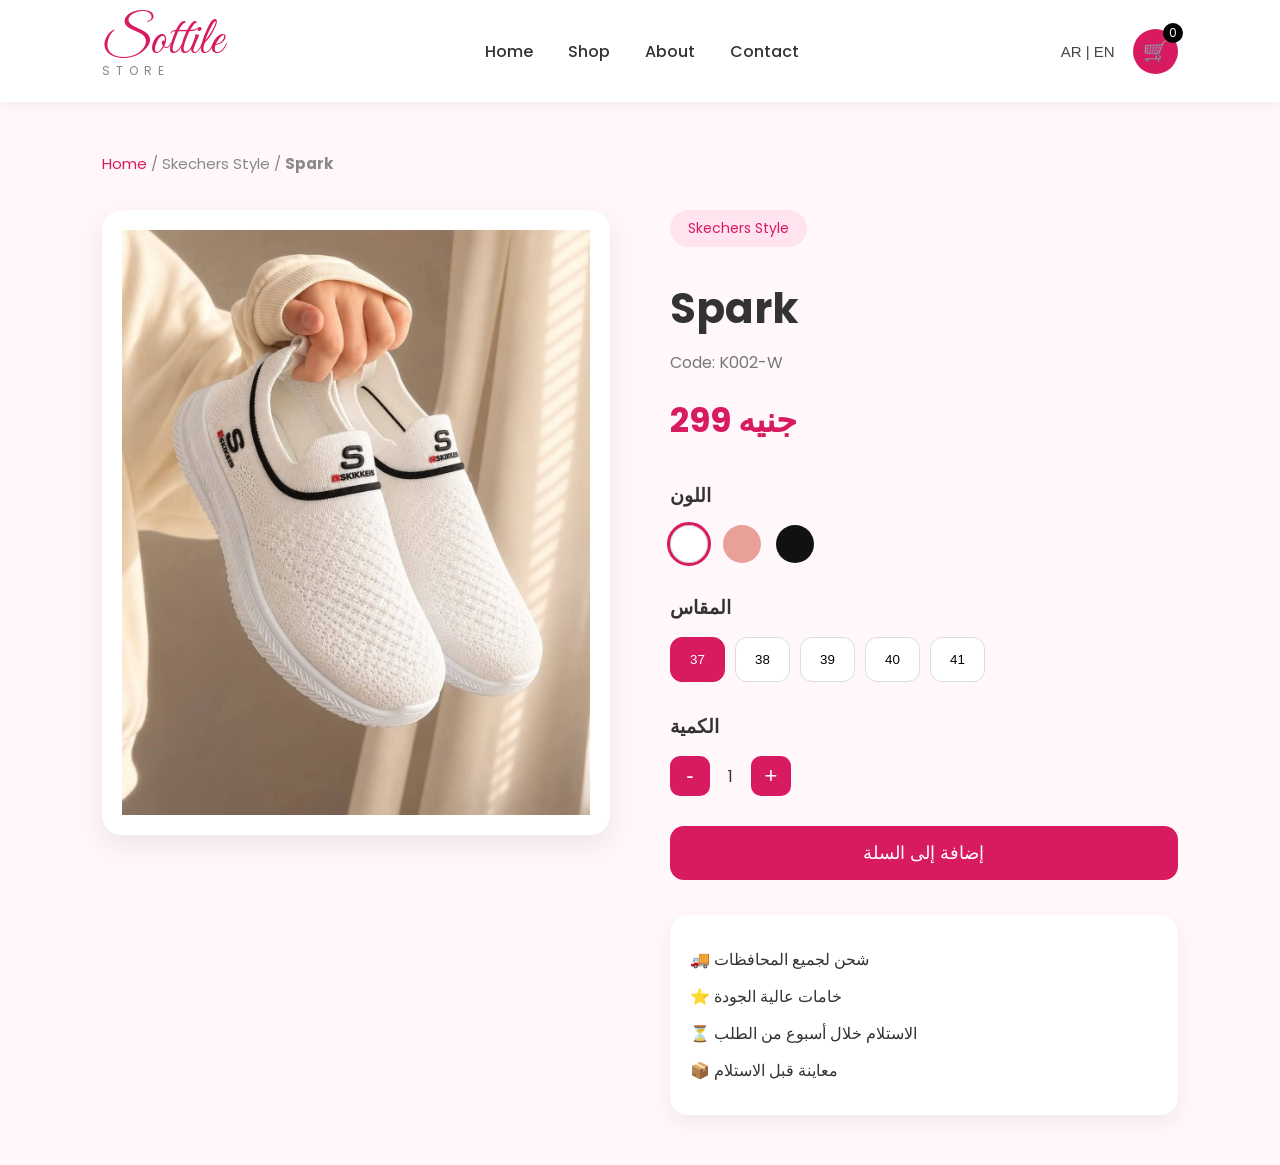
<file: products/spark.html>
<!DOCTYPE html>
<html lang="en">

<head>

    <meta charset="UTF-8">
    <meta name="viewport" content="width=device-width, initial-scale=1.0">

    <title>Spark | Sottile Store</title>

    <link rel="preconnect" href="https://fonts.googleapis.com">
    <link rel="preconnect" href="https://fonts.gstatic.com" crossorigin>

    <link href="https://fonts.googleapis.com/css2?family=Cairo:wght@400;600;700&family=Great+Vibes&family=Poppins:wght@300;400;500;600&display=swap" rel="stylesheet">

    <link rel="stylesheet" href="../style.css">

</head>

<body>

<header>

    <div class="logo">

        <h2>Sottile</h2>

        <span>STORE</span>

    </div>

    <nav>

        <a href="../index.html">Home</a>

        <a href="#">Shop</a>

        <a href="#">About</a>

        <a href="#">Contact</a>

    </nav>

    <div class="header-right">

        <button class="lang-btn">
            AR | EN
        </button>

       <a href="../cart.html" class="cart-btn">
    🛒
    <span id="cart-count">0</span>
</a>

    </div>

</header>

<main class="product-page">

    <div class="breadcrumb">

        <a href="../index.html">Home</a> /

        <span>Skechers Style</span> /

        <strong>Spark</strong>

    </div>

    <section class="product-details">

        <div class="product-image">

            <img id="main-image" src="../images/spark-w.jpeg" alt="Spark">

        </div>

        <div class="product-info">

            <span class="collection-badge">

                Skechers Style

            </span>

            <h1>Spark</h1>

            <p class="product-code">

                Code:
                <span id="product-code">K002-W</span>

            </p>

            <h2 class="price">

                299 جنيه

            </h2>

            <div class="color-section">

                <h3>اللون</h3>

                <div class="color-options">

                    <button class="color active"
                        data-image="../images/spark-w.jpeg"
                        data-code="K002-W"
                        style="background:#ffffff;border:1px solid #ccc;">
                    </button>

                    <button class="color"
                        data-image="../images/spark-p.jpeg"
                        data-code="K002-P"
                        style="background:#e9a096;">
                    </button>

                    <button class="color"
                        data-image="../images/spark-k.jpeg"
                        data-code="K002-K"
                        style="background:#111111;">
                    </button>

                </div>

            </div>

            <div class="size-section">

                <h3>المقاس</h3>

                <div class="sizes">

                    <button class="size-btn active-size">37</button>
                    <button class="size-btn">38</button>
                    <button class="size-btn">39</button>
                    <button class="size-btn">40</button>
                    <button class="size-btn">41</button>

                </div>

            </div>

            <div class="quantity">

                <h3>الكمية</h3>

                <div class="qty-box">

                    <button id="minus">-</button>

                    <span id="qty">1</span>

                    <button id="plus">+</button>

                </div>

            </div>
            <button class="add-cart"
                data-name="spark"
                data-price="299">

                إضافة إلى السلة

            </button>

            <div class="shipping-info">

                <p>🚚 شحن لجميع المحافظات</p>
                <p>⭐ خامات عالية الجودة</p>
                <p>⏳ الاستلام خلال أسبوع من الطلب</p>
                <p>📦 معاينة قبل الاستلام</p>

            </div>

        </div>

    </section>

</main>

<script src="../script.js"></script>

</body>
</html>
</file>
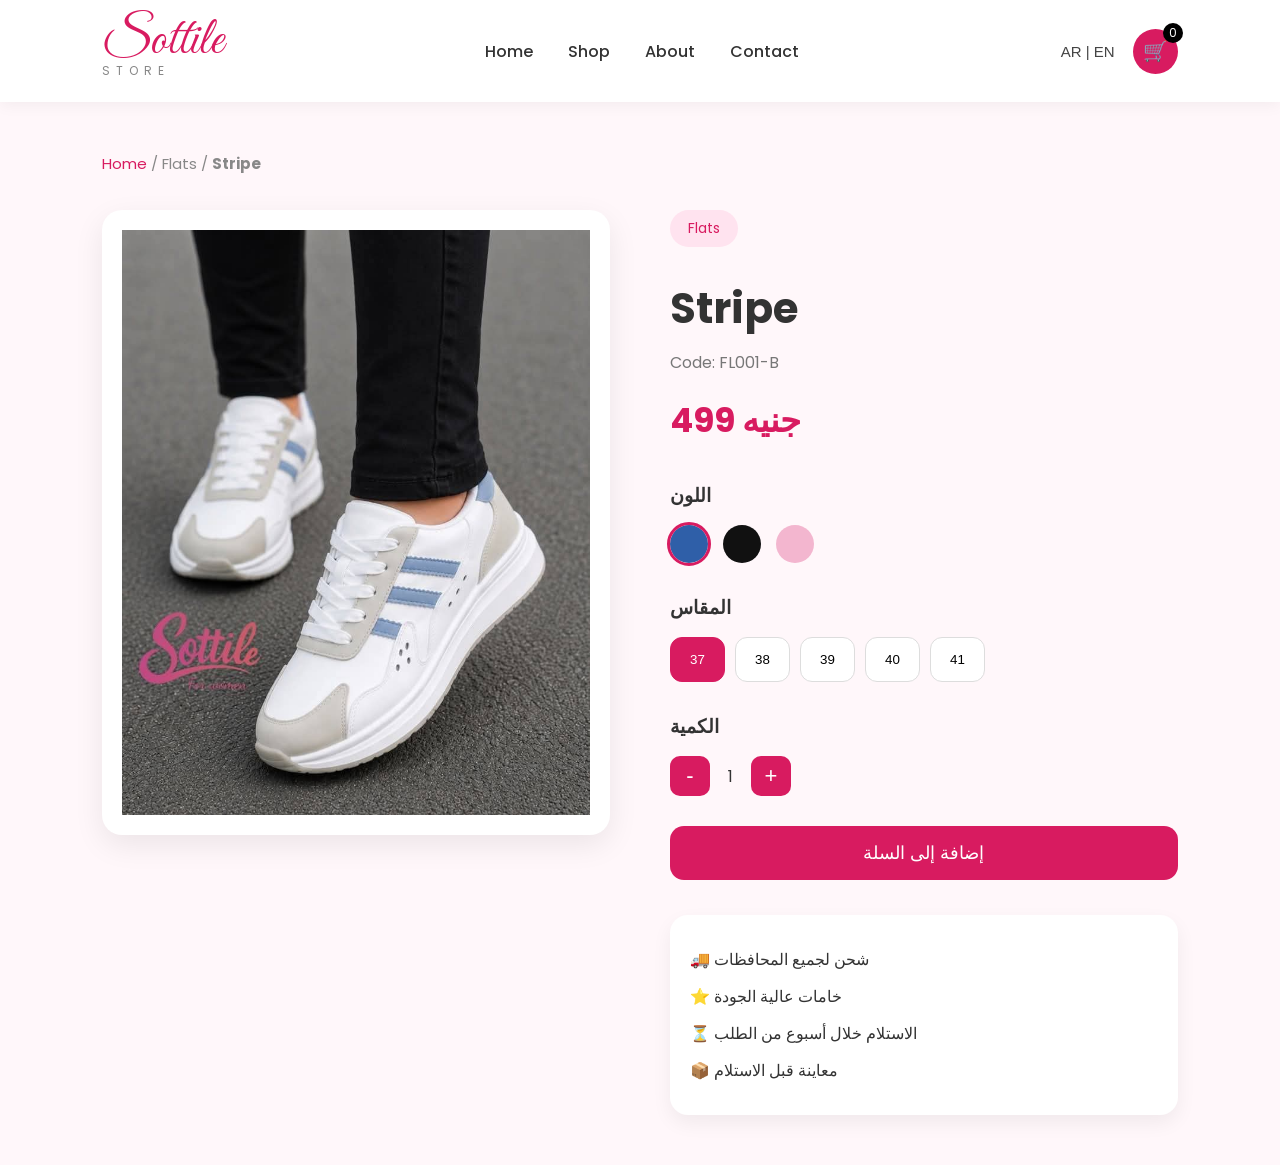
<file: products/stripe.html>
<!DOCTYPE html>
<html lang="en">

<head>

    <meta charset="UTF-8">
    <meta name="viewport" content="width=device-width, initial-scale=1.0">

    <title>Stripe | Sottile Store</title>

    <link rel="preconnect" href="https://fonts.googleapis.com">
    <link rel="preconnect" href="https://fonts.gstatic.com" crossorigin>

    <link href="https://fonts.googleapis.com/css2?family=Cairo:wght@400;600;700&family=Great+Vibes&family=Poppins:wght@300;400;500;600&display=swap" rel="stylesheet">

    <link rel="stylesheet" href="../style.css">

</head>

<body>

<header>

    <div class="logo">

        <h2>Sottile</h2>

        <span>STORE</span>

    </div>

    <nav>

        <a href="../index.html">Home</a>

        <a href="#">Shop</a>

        <a href="#">About</a>

        <a href="#">Contact</a>

    </nav>

    <div class="header-right">

        <button class="lang-btn">
            AR | EN
        </button>

       <a href="../cart.html" class="cart-btn">
    🛒
    <span id="cart-count">0</span>
</a>

    </div>

</header>

<main class="product-page">

    <div class="breadcrumb">

        <a href="../index.html">Home</a> /

        <span>Flats</span> /

        <strong>Stripe</strong>

    </div>

    <section class="product-details">

        <div class="product-image">

            <img id="main-image" src="../images/stripe-b.jpeg" alt="Stripe">

        </div>

        <div class="product-info">

            <span class="collection-badge">

                Flats

            </span>

            <h1>Stripe</h1>

            <p class="product-code">

                Code:
                <span id="product-code">FL001-B</span>

            </p>

            <h2 class="price">

                499 جنيه

            </h2>

            <div class="color-section">

                <h3>اللون</h3>

                <div class="color-options">

                    <button class="color active"
                        data-image="../images/stripe-b.jpeg"
                        data-code="FL001-B"
                        style="background:#2f5fa8;">
                    </button>

                    <button class="color"
                        data-image="../images/stripe-k.jpeg"
                        data-code="FL001-K"
                        style="background:#111111;">
                    </button>

                    <button class="color"
                        data-image="../images/stripe-p.jpeg"
                        data-code="FL001-P"
                        style="background:#f3b6cf;">
                    </button>

                </div>

            </div>

            <div class="size-section">

                <h3>المقاس</h3>

                <div class="sizes">

                    <button class="size-btn active-size">37</button>
                    <button class="size-btn">38</button>
                    <button class="size-btn">39</button>
                    <button class="size-btn">40</button>
                    <button class="size-btn">41</button>

                </div>

            </div>

            <div class="quantity">

                <h3>الكمية</h3>

                <div class="qty-box">

                    <button id="minus">-</button>

                    <span id="qty">1</span>

                    <button id="plus">+</button>

                </div>

            </div>
            <button class="add-cart"
                data-name="stripe"
                data-price="499">

                إضافة إلى السلة

            </button>

            <div class="shipping-info">

                <p>🚚 شحن لجميع المحافظات</p>
                <p>⭐ خامات عالية الجودة</p>
                <p>⏳ الاستلام خلال أسبوع من الطلب</p>
                <p>📦 معاينة قبل الاستلام</p>

            </div>

        </div>

    </section>

</main>

<script src="../script.js"></script>

</body>
</html>
</file>
<file: style.css>
/* Google Style Reset */

*{
    margin:0;
    padding:0;
    box-sizing:border-box;
}

body{

    background:#FFF7FA;
    color:#333;
    font-family:'Poppins',sans-serif;

}

a{

    text-decoration:none;
    color:inherit;

}

button{

    cursor:pointer;
    border:none;

}
/* ================= HEADER ================= */

header{

    width:100%;
    padding:22px 8%;
    display:flex;
    justify-content:space-between;
    align-items:center;
    background:white;

    position:sticky;
    top:0;

    z-index:1000;

    box-shadow:0 3px 15px rgba(0,0,0,.05);

}

.logo{

    display:flex;
    flex-direction:column;

}

.logo h2{

    font-family:'Great Vibes',cursive;
    font-size:52px;
    color:#D81B60;
    font-weight:400;
    line-height:40px;

}

.logo span{

    letter-spacing:6px;
    font-size:12px;
    color:#888;

}

nav{

    display:flex;
    gap:35px;

}

nav a{

    font-weight:500;
    transition:.3s;

}

nav a:hover{

    color:#D81B60;

}

.header-right{

    display:flex;
    align-items:center;
    gap:18px;

}

.lang-btn{

    background:none;
    font-size:15px;
    color:#444;

}

.cart-btn{

    background:#D81B60;
    color:white;

    width:45px;
    height:45px;

    border-radius:50%;

    display:flex;
    justify-content:center;
    align-items:center;

    position:relative;

    font-size:20px;

}

.cart-btn span{

    position:absolute;

    top:-6px;
    right:-5px;

    background:black;

    color:white;

    width:20px;
    height:20px;

    border-radius:50%;

    display:flex;
    justify-content:center;
    align-items:center;

    font-size:12px;

}
/* ================= HERO ================= */

.hero{

    padding:80px 8%;

    display:flex;

    justify-content:space-between;

    align-items:center;

}

.hero-text{

    width:45%;

}

.hero-text h1{

    font-size:55px;
    margin-bottom:20px;

}

.hero-text p{

    color:#666;
    line-height:32px;
    margin-bottom:30px;

}

.shop-btn{

    background:#D81B60;

    color:white;

    padding:15px 40px;

    border-radius:40px;

    font-size:16px;

    transition:.3s;

}

.shop-btn:hover{

    transform:translateY(-3px);

}

.hero-image{

    width:45%;
    text-align:right;

}

.hero-image img{

    width:100%;
    max-width:520px;

}
/* ================= PRODUCTS ================= */

.products{

    padding:40px 8% 80px;

}

.products-title{

    font-size:34px;

    color:#D81B60;

    margin-bottom:35px;

    margin-top:70px;

    text-align:center;

}

.product-list{

    display:flex;

    justify-content:center;

    gap:30px;

    flex-wrap:wrap;

}

.card{

    width:270px;

    background:#fff;

    border-radius:20px;

    padding:20px;

    text-align:center;

    box-shadow:0 10px 25px rgba(0,0,0,.08);

    transition:.35s;

}

.card:hover{

    transform:translateY(-10px);

}

.card img{

    width:100%;

    height:220px;

    object-fit:contain;

    margin-bottom:15px;

}

.card h3{

    font-size:24px;

    margin-bottom:8px;

}

.card p{

    color:#D81B60;

    font-size:20px;

    font-weight:600;

}
/* ================= PRODUCT PAGE ================= */

.product-page{

    padding:50px 8%;

}

.breadcrumb{

    margin-bottom:40px;
    color:#888;
    font-size:15px;

}

.breadcrumb a{

    color:#D81B60;

}

.product-details{

    display:flex;

    justify-content:space-between;

    align-items:flex-start;

    gap:60px;

}

.product-image{

    width:45%;

}

.product-image img{

    width:100%;
    max-width:500px;

    background:#fff;

    border-radius:20px;

    padding:20px;

    box-shadow:0 10px 30px rgba(0,0,0,.08);

}

.product-info{

    width:55%;

}

.collection-badge{

    display:inline-block;

    background:#ffe3ef;

    color:#D81B60;

    padding:8px 18px;

    border-radius:30px;

    font-size:14px;

    margin-bottom:20px;

}

.product-info h1{

    font-size:45px;

    margin-bottom:10px;

}

.product-code{

    color:#777;

    margin-bottom:20px;

}
/* ================= FEATURES ================= */

.features{

    padding:40px 8%;

    display:flex;

    justify-content:space-between;

    gap:20px;

    flex-wrap:wrap;

}

.feature-box{

    flex:1;

    min-width:220px;

    background:white;

    padding:25px;

    text-align:center;

    border-radius:18px;

    box-shadow:0 8px 20px rgba(0,0,0,.06);

    transition:.3s;

}

.feature-box:hover{

    transform:translateY(-6px);

}

.feature-box span{

    font-size:34px;

}

.feature-box h3{

    margin:15px 0 10px;

    color:#D81B60;

}

.feature-box p{

    color:#666;

    font-size:15px;

}
/* ================= PRODUCT CARD V2 ================= */

.card{

    overflow:hidden;

}

.card a{

    color:inherit;

    display:block;

}

.card-content{

    padding:15px 10px 10px;

}

.category{

    display:inline-block;

    background:#FFE3EF;

    color:#D81B60;

    padding:6px 14px;

    border-radius:30px;

    font-size:13px;

    margin-bottom:12px;

}
/* ================= PRODUCT PAGE ================= */

.product-page{

    padding:50px 8%;

}

.breadcrumb{

    color:#888;
    margin-bottom:35px;
    font-size:15px;

}

.breadcrumb a{

    color:#D81B60;

}

.product-details{

    display:flex;

    gap:60px;

    align-items:flex-start;

    flex-wrap:wrap;

}

.product-image{

    flex:1;

    min-width:320px;

}

.product-image img{

    width:100%;

    max-width:520px;

    border-radius:20px;

    background:#fff;

    padding:20px;

    box-shadow:0 10px 30px rgba(0,0,0,.08);

}

.product-info{

    flex:1;

    min-width:320px;

}

.collection-badge{

    display:inline-block;

    background:#FFE3EF;

    color:#D81B60;

    padding:8px 18px;

    border-radius:30px;

    font-size:14px;

    margin-bottom:20px;

}

.product-info h1{

    font-size:42px;

    margin:10px 0;

}

.product-code{

    color:#777;

    margin-bottom:20px;

}

.price{

    font-size:34px;

    color:#D81B60;

    margin-bottom:35px;

}

.color-section,
.size-section,
.quantity{

    margin-bottom:30px;

}

.color-section h3,
.size-section h3,
.quantity h3{

    margin-bottom:15px;

}

.color-options{

    display:flex;

    gap:15px;

}

.color{

    width:38px;

    height:38px;

    border-radius:50%;

    cursor:pointer;

}

.color.active{

    outline:3px solid #D81B60;

}

.sizes{

    display:flex;

    gap:10px;

    flex-wrap:wrap;

}

.sizes button{

    width:55px;

    height:45px;

    border:1px solid #ddd;

    background:white;

    border-radius:12px;

    cursor:pointer;

    transition:.3s;

}

.sizes button:hover{

    background:#D81B60;

    color:white;

}

.qty-box{

    display:flex;

    align-items:center;

    gap:18px;

}

.qty-box button{

    width:40px;

    height:40px;

    border:none;

    border-radius:10px;

    background:#D81B60;

    color:white;

    font-size:22px;

    cursor:pointer;

}

.add-cart{

    width:100%;

    padding:16px;

    border:none;

    border-radius:14px;

    background:#D81B60;

    color:white;

    font-size:18px;

    cursor:pointer;

    transition:.3s;

    margin-bottom:35px;

}

.add-cart:hover{

    background:#bf1453;

}

.shipping-info{

    background:#fff;

    padding:20px;

    border-radius:18px;

    box-shadow:0 8px 20px rgba(0,0,0,.06);

}

.shipping-info p{

    margin:12px 0;

}
.active-size{

    background:#D81B60 !important;

    color:white;

    border-color:#D81B60 !important;

}
/* =======================
   Cart Page
======================= */

.cart-page{

    max-width:1100px;
    margin:50px auto;
    padding:20px;

}

.cart-item{

    display:flex;
    align-items:center;
    justify-content:space-between;
    gap:20px;

    background:#fff;
    padding:20px;
    margin-bottom:20px;

    border-radius:18px;

    box-shadow:0 8px 25px rgba(0,0,0,.08);

}

.cart-item img{

    width:120px;
    height:120px;

    object-fit:cover;

    border-radius:14px;

}

.cart-info{

    flex:1;

}

.cart-info h3{

    margin-bottom:10px;
    font-size:24px;

}

.cart-info p{

    margin:6px 0;
    color:#666;

}

.cart-item button{

    width:48px;
    height:48px;

    border:none;

    border-radius:12px;

    background:#ffe5e5;

    cursor:pointer;

    font-size:22px;

    transition:.3s;

}

.cart-item button:hover{

    background:#ffbdbd;

}

.cart-total{

    margin-top:40px;

    text-align:right;

    background:#fff;

    padding:25px;

    border-radius:18px;

    box-shadow:0 8px 25px rgba(0,0,0,.08);

}

.cart-total h2{

    font-size:30px;

    color:#222;

}
/* ==========================
   Checkout Page
========================== */

.checkout-page{

    max-width:700px;
    margin:50px auto;
    padding:20px;

}

.checkout-summary{

    background:#fff;
    border-radius:18px;
    padding:25px;
    box-shadow:0 8px 20px rgba(0,0,0,.08);
    margin-bottom:25px;

}

.checkout-summary h2{

    margin-bottom:20px;
    font-size:24px;
    color:#333;

}

.summary-row{

    display:flex;
    justify-content:space-between;
    align-items:center;
    padding:12px 0;
    border-bottom:1px solid #eee;
    font-size:17px;

}

.total-row{

    font-weight:bold;
    font-size:20px;
    color:#d26d86;
    border:none;
    padding-top:18px;

}

.shipping-note{

    margin-top:18px;
    color:#777;
    font-size:14px;
    text-align:center;

}

#checkout-form{

    display:flex;
    flex-direction:column;
    gap:18px;

}

#checkout-form input,
#checkout-form select,
#checkout-form textarea{

    width:100%;
    padding:15px;
    border:1px solid #ddd;
    border-radius:12px;
    font-size:16px;
    font-family:'Cairo',sans-serif;
    outline:none;
    transition:.3s;

}

#checkout-form input:focus,
#checkout-form select:focus,
#checkout-form textarea:focus{

    border-color:#d26d86;
    box-shadow:0 0 10px rgba(210,109,134,.15);

}

#checkout-form textarea{

    resize:vertical;
    min-height:110px;

}

.payment-box{

    background:#faf7f8;
    border:1px solid #eee;
    border-radius:14px;
    padding:18px;
    text-align:center;

}

.payment-box h3{

    margin-bottom:10px;
    color:#444;

}

.payment-box p{

    color:#d26d86;
    font-weight:700;

}

.shop-btn{

    background:#d26d86;
    color:#fff;
    border:none;
    border-radius:12px;
    padding:16px;
    font-size:18px;
    font-weight:bold;
    cursor:pointer;
    transition:.3s;

}

.shop-btn:hover{

    background:#b85b73;
    transform:translateY(-2px);

}

/* ==========================
   Responsive
========================== */

@media(max-width:768px){

.checkout-page{

    padding:15px;

}

.checkout-summary{

    padding:18px;

}

.summary-row{

    font-size:15px;

}

.total-row{

    font-size:18px;

}

#checkout-form input,
#checkout-form select,
#checkout-form textarea{

    font-size:15px;

}

.shop-btn{

    font-size:17px;

}

}
.cart-buttons{

    display:flex;
    gap:15px;
    justify-content:center;
    margin-top:25px;
    flex-wrap:wrap;

}

.continue-btn,
.checkout-btn{

    text-decoration:none;
    padding:14px 28px;
    border-radius:12px;
    font-weight:bold;
    transition:.3s;

}

.continue-btn{

    background:#ececec;
    color:#333;

}

.continue-btn:hover{

    background:#dcdcdc;

}

.checkout-btn{

    background:#d26d86;
    color:#fff;

}

.checkout-btn:hover{

    background:#b85b73;

}
/* ===========================
        ABOUT PAGE
=========================== */

.about-page{
    max-width:1200px;
    margin:70px auto;
    padding:20px;
    text-align:center;
}

.about-page h1{
    font-size:48px;
    color:#222;
    margin-bottom:10px;
}

.about-subtitle{
    font-size:20px;
    color:#d46b8c;
    font-weight:600;
    margin-bottom:30px;
}

.about-text{
    max-width:800px;
    margin:0 auto 60px;
    color:#666;
    font-size:18px;
    line-height:1.9;
}

.about-cards{
    display:grid;
    grid-template-columns:repeat(auto-fit,minmax(240px,1fr));
    gap:25px;
    margin-bottom:60px;
}

.about-card{
    background:#fff;
    border-radius:18px;
    padding:35px 25px;
    box-shadow:0 10px 25px rgba(0,0,0,.08);
    transition:.3s;
}

.about-card:hover{
    transform:translateY(-8px);
}

.about-icon{
    font-size:48px;
    margin-bottom:18px;
}

.about-card h3{
    font-size:24px;
    margin-bottom:12px;
    color:#333;
}

.about-card p{
    color:#666;
    line-height:1.8;
    font-size:16px;
}

.shop-btn{
    display:inline-block;
    background:#d46b8c;
    color:#fff;
    text-decoration:none;
    padding:15px 45px;
    border-radius:12px;
    font-size:18px;
    font-weight:600;
    transition:.3s;
}

.shop-btn:hover{
    background:#bf5879;
}

@media (max-width:768px){

    .about-page h1{
        font-size:36px;
    }

    .about-subtitle{
        font-size:18px;
    }

    .about-text{
        font-size:16px;
    }

    .about-card{
        padding:25px 20px;
    }

}
/* ==========================
        Contact Page
========================== */

.contact-page{

    max-width:1200px;
    margin:60px auto;
    padding:20px;
    text-align:center;

}

.contact-page h1{

    font-size:42px;
    color:#333;
    margin-bottom:10px;

}

.contact-subtitle{

    font-size:18px;
    color:#d26d86;
    font-weight:600;
    margin-bottom:40px;

}

.contact-cards{

    display:grid;
    grid-template-columns:repeat(auto-fit,minmax(250px,1fr));
    gap:25px;
    margin-bottom:50px;

}

.contact-card{

    background:#fff;
    border-radius:18px;
    padding:30px 20px;
    text-decoration:none;
    color:#333;
    box-shadow:0 8px 18px rgba(0,0,0,.08);
    transition:.3s;

}

.contact-card:hover{

    transform:translateY(-8px);

}

.contact-icon{

    font-size:42px;
    margin-bottom:15px;

}

.contact-card h3{

    margin-bottom:12px;
    font-size:22px;

}

.contact-card p{

    color:#666;
    line-height:1.8;
    font-size:16px;

}

.contact-btn{

    display:inline-block;
    padding:15px 45px;
    background:#d26d86;
    color:#fff;
    text-decoration:none;
    border-radius:12px;
    font-size:18px;
    font-weight:600;
    transition:.3s;

}

.contact-btn:hover{

    background:#b85b73;

}

@media(max-width:768px){

.contact-page{

    margin:40px auto;

}

.contact-page h1{

    font-size:34px;

}

.contact-subtitle{

    font-size:16px;

}

.contact-card{

    padding:25px 18px;

}

}
</file>
